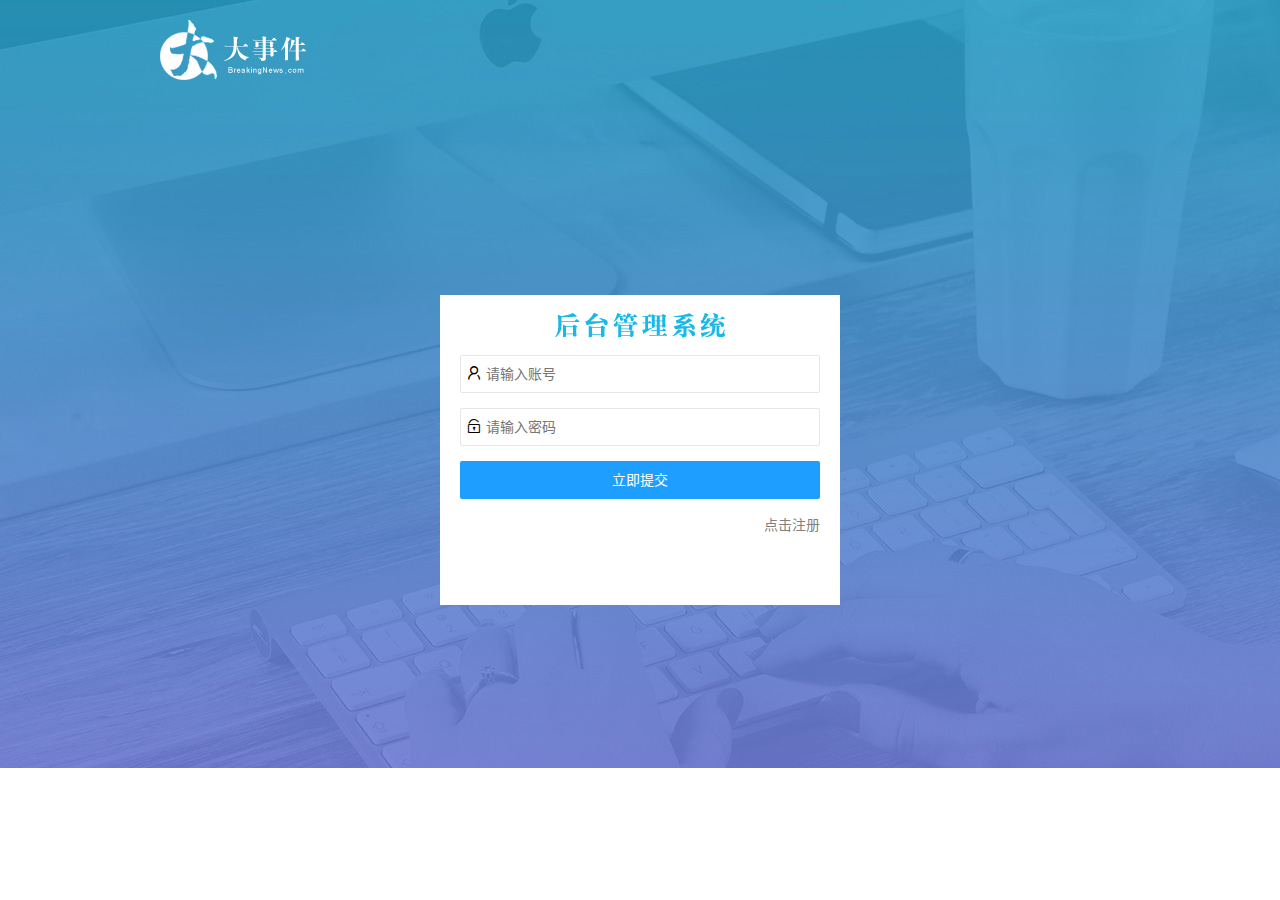
<file: index.html>
<!DOCTYPE html>
<html>

<head>
    <script>
        if (!localStorage.getItem('token')) {
            location.href = '/login.html';
        }

    </script>
    <meta charset="utf-8">
    <meta name="viewport" content="width=device-width, initial-scale=1, maximum-scale=1">
    <title>后台管理系统</title>
    <link rel="stylesheet" href="/assets/lib/layui/css/layui.css">
    <link rel="stylesheet" href="/assets/css/index.css">
</head>

<body class="layui-layout-body">
    <div class="layui-layout layui-layout-admin">
        <div class="layui-header">
            <div class="layui-logo">
                <img src="/assets/images/logo.png">
            </div>
            <!-- 头部区域（可配合layui已有的水平导航） -->

            <ul class="layui-nav layui-layout-right">
                <li class="layui-nav-item">
                    <a href="javascript:;">
                        <span class="text-avatar">L</span>
                        <img src="http://t.cn/RCzsdCq" class="layui-nav-img">
                        个人中心
                    </a>
                    <dl class="layui-nav-child">
                        <dd><a href="/user/user.html" target="fm">基本资料</a></dd>
                        <dd><a href="/user/pic.html" target="fm">更换头像</a></dd>
                        <dd><a href="/user/reset.html" target="fm">重置密码</a></dd>
                    </dl>
                </li>
                <li class="layui-nav-item">
                    <a href="javascript:;" id="logout"><i class="layui-icon layui-icon-logout"></i>退出</a>
                </li>
            </ul>
        </div>

        <div class="layui-side layui-bg-black">
            <div class="layui-side-scroll">
                <!-- 左侧导航区域（可配合layui已有的垂直导航） -->
                <div href="javascript:;" class="userinfo">
                    <span class="text-avatar">A</span>
                    <img src="http://t.cn/RCzsdCq" class="layui-nav-img">
                    欢迎你<span class="username">Brave</span>
                </div>
                <ul class="layui-nav layui-nav-tree" lay-filter="test" lay-shrink="all">

                    <li class="layui-nav-item layui-this"><a href=""><i class="layui-icon layui-icon-home"></i>首页</a>
                    </li>
                    <li class="layui-nav-item layui-nav-itemed">
                        <a class="" href="javascript:;"><i class="layui-icon layui-icon-list"
                                style="font-size: 24px;"></i>文章管理</a>
                        <dl class="layui-nav-child">
                            <dd><a href="/ator/lie.html" target="fm"><i class="layui-icon layui-icon-app"></i>文章类别</a>
                            </dd>
                            <dd><a href="/ator/lei.html" target="fm"><i class="layui-icon layui-icon-app"></i>纹章列表</a>
                            </dd>
                            <dd><a href="/ator/fabu.html" target="fm"><i class="layui-icon layui-icon-app"></i>发表文章</a>
                            </dd>
                            <dd><a href="/bear/bear.html" target="fm"><i
                                        class="layui-icon layui-icon-face-surprised"></i>小熊来啦</a>
                            </dd>
                        </dl>
                    </li>
                    <li class="layui-nav-item">
                        <a href="javascript:;"><i class="layui-icon layui-icon-username"
                                style="font-size: 18px;"></i>个人中心</a>
                        <dl class="layui-nav-child">
                            <dd><a href="/user/user.html" target="fm"><i class="layui-icon layui-icon-app"></i>资本资料</a>
                            </dd>
                            <dd><a href="/user/pic.html" target="fm"><i class="layui-icon layui-icon-app"></i>更换头像</a>
                            </dd>
                            <dd><a href="/user/reset.html" target="fm"><i class="layui-icon layui-icon-app"></i>重置密码</a>
                            </dd>
                        </dl>
                    </li>
                    <li class="layui-nav-item"><a href="/bear/bear.html" target="fm"><i
                                class="layui-icon layui-icon-face-surprised"></i>小熊来啦</a>

                </ul>
            </div>
        </div>

        <div class="layui-body">
            <!-- 内容主体区域 -->
            <!--<div style="padding: 15px;">内容主体区域</div>-->
            <iframe src="/home/dashboard.html" name="fm" frameboder="0"></iframe>
        </div>

        <div class="layui-footer">
            <!-- 底部固定区域 -->
            © layui.com - 底部固定区域
        </div>
    </div>
    <script src="/assets/lib/layui/layui.all.js"></script>
    <script src="/assets/lib/jquery.js"></script>
    <script src="/assets/js/common.js"></script>
    <script src="/assets/js/index.js"></script>

</body>

</html>
</file>
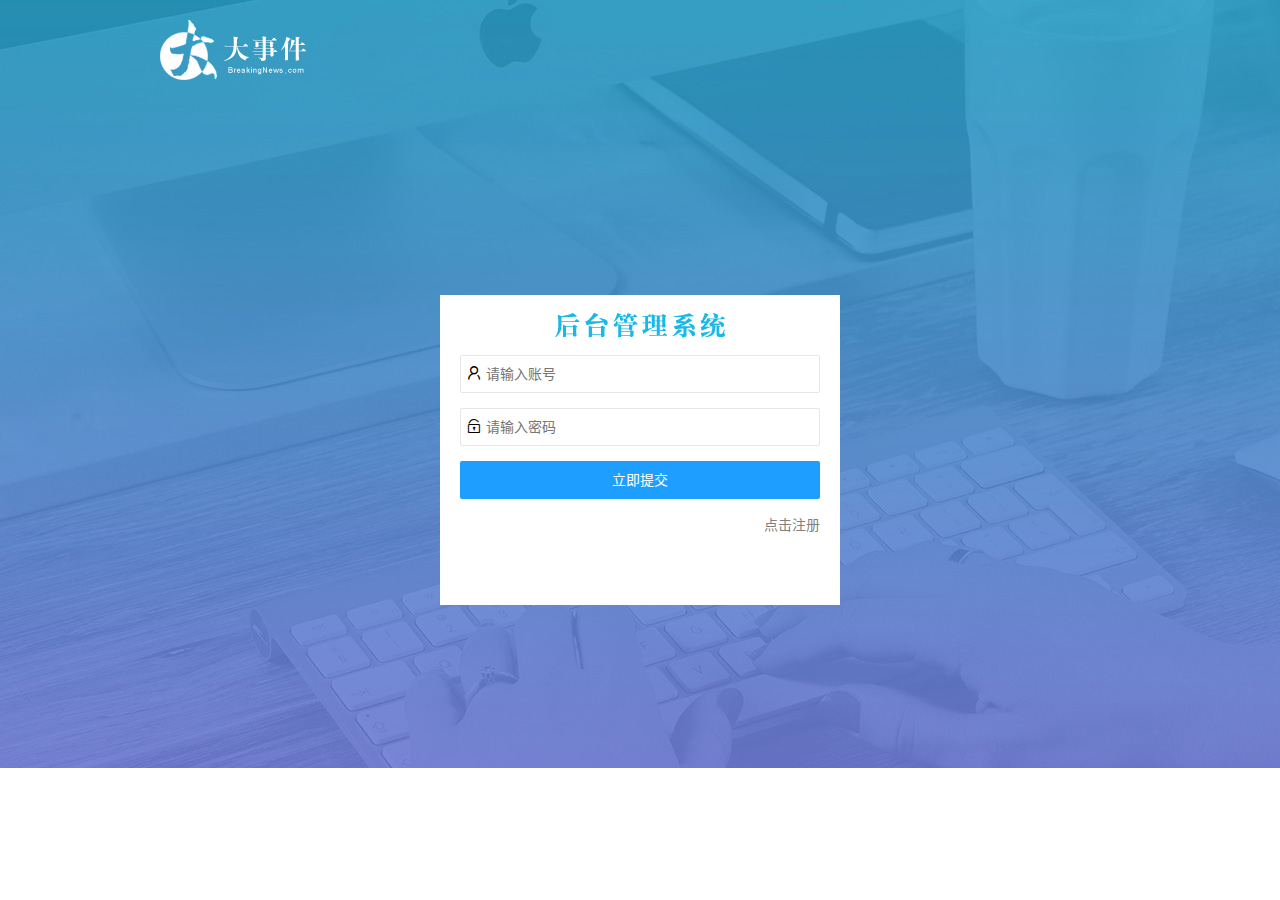
<file: login.html>
<!DOCTYPE html>
<html lang="zh-CN">

<head>
    <meta charset="UTF-8">
    <meta name="viewport" content="width=device-width, initial-scale=1.0">
    <title>后台管理登录面</title>
    <link rel="stylesheet" href="/assets/lib/layui/css/layui.css">
    <link rel="stylesheet" href="/assets/css/login.css">
</head>

<body>
    <!--标题logo-->
    <img id="logo" src="/assets/images/logo.png">
    <!--登录盒子-->
    <div class="login box">
        <!--盒子内部标题-->
        <div class="logo_title"></div>
        <!--表单-->
        <form class="layui-form" action="">
            <!--输入账号-->
            <div class="layui-form-item ">
                <i class="layui-icon layui-icon-username"></i>
                <input type="text" name="username" required lay-verify="required" placeholder="请输入账号" autocomplete="off"
                    class="layui-input ">
            </div>
            <!--密码框-->
            <div class="layui-form-item ">
                <i class="layui-icon layui-icon-password"></i>
                <input type="password" name="password" required lay-verify="required" placeholder="请输入密码"
                    autocomplete="off" class="layui-input pwd">
            </div>
            <!--提交按钮-->
            <div class="layui-form-item">
                <button class="layui-btn layui-btn-fluid layui-bg-blue" lay-submit lay-filter="formDemo">立即提交</button>
            </div>
            <!--立即注册-->
            <div class="layui-form-item">
                <a href="javascript: ;">点击注册</a>
            </div>

        </form>

    </div>
    <!--注册盒子-->
    <div class="register login box">
        <!--盒子内部标题-->
        <div class="logo_title"></div>
        <!--表单-->
        <form class="layui-form" action="">
            <!--输入账号-->
            <div class="layui-form-item ">
                <i class="layui-icon layui-icon-username"></i>
                <input type="text" name="username" required lay-verify="required" placeholder="请输入账号" autocomplete="off"
                    class="layui-input">
            </div>
            <!--密码框-->
            <div class="layui-form-item ">
                <i class="layui-icon layui-icon-password"></i>
                <input type="password" name="password" required lay-verify="required|changdu" placeholder="请输入密码"
                    autocomplete="off" class="layui-input pwd">
            </div>
            <!--确认密码框-->
            <div class="layui-form-item ">
                <i class="layui-icon layui-icon-password"></i>
                <input type="password" required lay-verify="required|changdu|same" placeholder="请再次输入密码"
                    autocomplete="off" class="layui-input">
            </div>
            <!--提交按钮-->
            <div class="layui-form-item">
                <button class="layui-btn layui-btn-fluid layui-bg-blue" lay-submit lay-filter="formDemo">点击注册</button>
            </div>
            <!--立即注册-->
            <div class="layui-form-item">
                <a href="javascript: ;">去登录</a>
            </div>

        </form>

    </div>


    <script src="/assets/lib/layui/layui.all.js"></script>
    <script src="/assets/lib/jquery.js"></script>
    <script src="/assets/js/common.js"></script>
    <script src="/assets/js/login.js"></script>

</body>

</html>
</file>
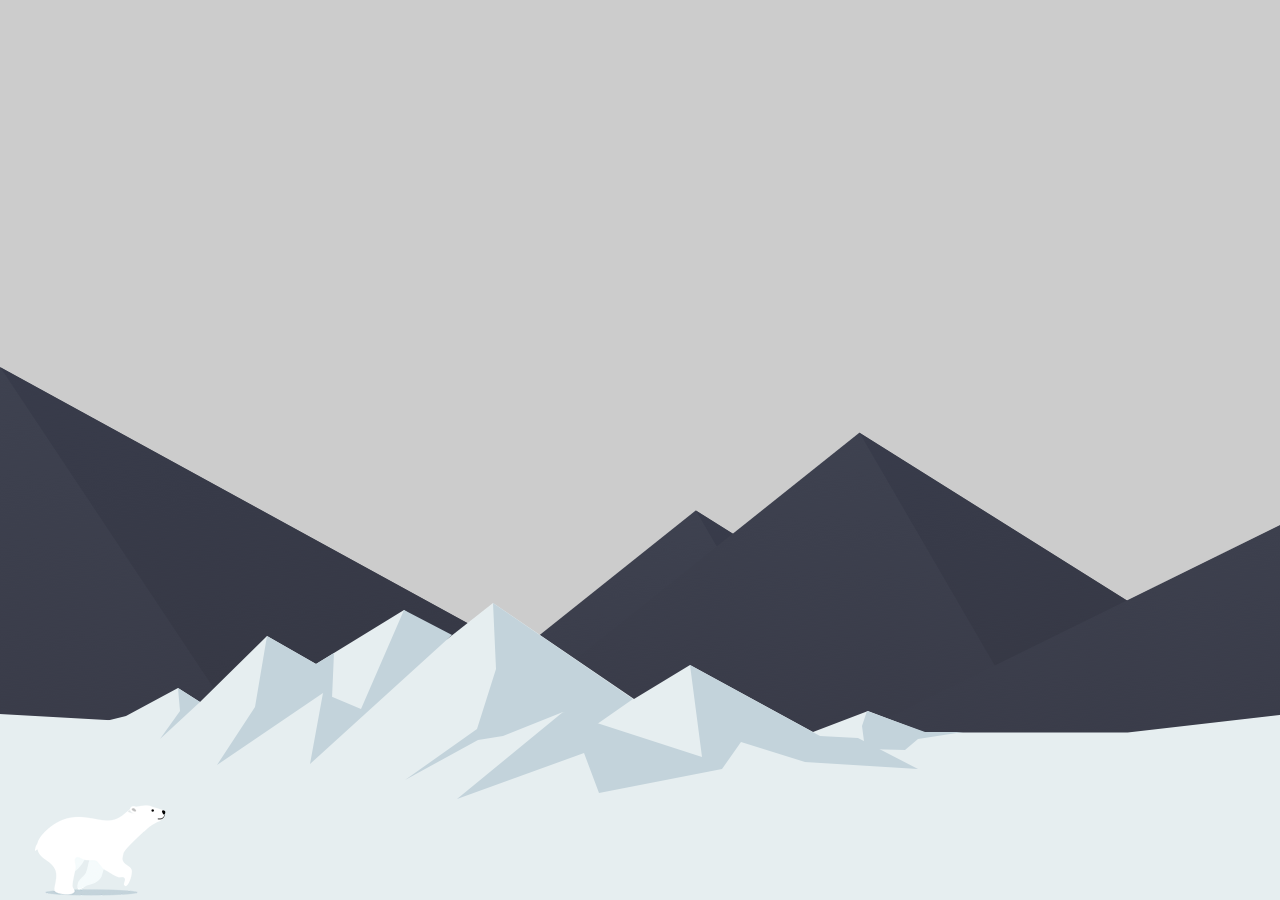
<file: bear/bear.html>
<!DOCTYPE html>
<html lang="zh-CN">

<head>
    <meta charset="UTF-8">
    <meta name="viewport" content="width=device-width, initial-scale=1.0 ,">
    <title>小熊来啦
    </title>
    <link rel="stylesheet" href="/assets/css/bear/bear.css">
    <style>
    </style>
</head>

<body>
    <!--背景-->
    <div class="bj1"></div>
    <div class="bj2"></div>
    <!--熊大-->
    <div class="box box1">
        <div class="box11">
            <p>来将可留姓名</p>
            <p>常山赵子龙</p>
        </div>
        <div class="bear1"></div>
    </div>
    <!--熊二-->
    <div class="box box2">
        <div class="bear1"></div>
    </div>
    <!--熊坚强-->
    <div class="box box3">
        <div class="bear1"></div>
    </div>

</body>

</html>
</file>
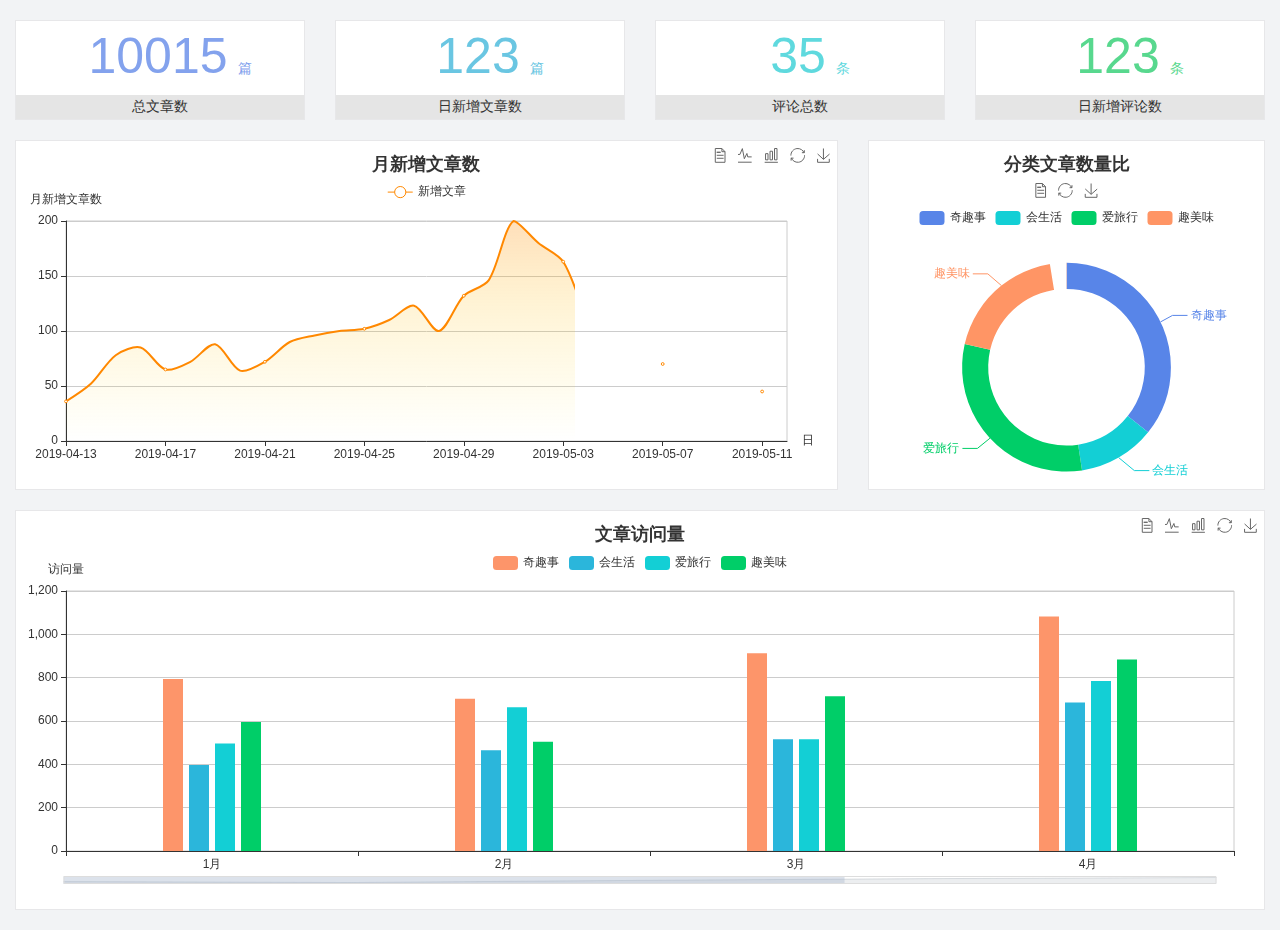
<file: home/dashboard.html>
<!DOCTYPE html>
<html lang="en">

<head>
  <meta charset="UTF-8">
  <meta name="viewport" content="width=device-width, initial-scale=1.0">
  <meta http-equiv="X-UA-Compatible" content="ie=edge">
  <title>图表统计</title>
  <link rel="stylesheet" href="../../assets/lib/bootstrap.css" />
  <link rel="stylesheet" href="../../assets/lib/main.css" />
  <script src="../../assets/lib/jquery.js"></script>
  <script type="text/javascript" src="../../assets/lib/echarts.min.js"></script>
</head>

<body>
  <div class="container-fluid">
    <div class="row spannel_list">
      <div class="col-sm-3 col-xs-6">
        <div class="spannel">
          <em>10015</em><span>篇</span>
          <b>总文章数</b>
        </div>
      </div>
      <div class="col-sm-3 col-xs-6">
        <div class="spannel scolor01">
          <em>123</em><span>篇</span>
          <b>日新增文章数</b>
        </div>
      </div>
      <div class="col-sm-3 col-xs-6">
        <div class="spannel scolor02">
          <em>35</em><span>条</span>
          <b>评论总数</b>
        </div>
      </div>
      <div class="col-sm-3 col-xs-6">
        <div class="spannel scolor03">
          <em>123</em><span>条</span>
          <b>日新增评论数</b>
        </div>
      </div>
    </div>
  </div>

  <div class="container-fluid">
    <div class="row curve-pie">
      <div class="col-lg-8 col-md-8">
        <div class="gragh_pannel" id="curve_show"></div>
      </div>
      <div class="col-lg-4 col-md-4">
        <div class="gragh_pannel" id="pie_show"></div>
      </div>
    </div>
  </div>

  <div class="container-fluid">
    <div class="column_pannel" id="column_show"></div>
  </div>

  <script>
    var oChart = echarts.init(document.getElementById('curve_show'));
    var aList_all = [
      { 'count': 36, 'date': '2019-04-13' },
      { 'count': 52, 'date': '2019-04-14' },
      { 'count': 78, 'date': '2019-04-15' },
      { 'count': 85, 'date': '2019-04-16' },
      { 'count': 65, 'date': '2019-04-17' },
      { 'count': 72, 'date': '2019-04-18' },
      { 'count': 88, 'date': '2019-04-19' },
      { 'count': 64, 'date': '2019-04-20' },
      { 'count': 72, 'date': '2019-04-21' },
      { 'count': 90, 'date': '2019-04-22' },
      { 'count': 96, 'date': '2019-04-23' },
      { 'count': 100, 'date': '2019-04-24' },
      { 'count': 102, 'date': '2019-04-25' },
      { 'count': 110, 'date': '2019-04-26' },
      { 'count': 123, 'date': '2019-04-27' },
      { 'count': 100, 'date': '2019-04-28' },
      { 'count': 132, 'date': '2019-04-29' },
      { 'count': 146, 'date': '2019-04-30' },
      { 'count': 200, 'date': '2019-05-01' },
      { 'count': 180, 'date': '2019-05-02' },
      { 'count': 163, 'date': '2019-05-03' },
      { 'count': 110, 'date': '2019-05-04' },
      { 'count': 80, 'date': '2019-05-05' },
      { 'count': 82, 'date': '2019-05-06' },
      { 'count': 70, 'date': '2019-05-07' },
      { 'count': 65, 'date': '2019-05-08' },
      { 'count': 54, 'date': '2019-05-09' },
      { 'count': 40, 'date': '2019-05-10' },
      { 'count': 45, 'date': '2019-05-11' },
      { 'count': 38, 'date': '2019-05-12' },
    ];

    let aCount = [];
    let aDate = [];

    for (var i = 0; i < aList_all.length; i++) {
      aCount.push(aList_all[i].count);
      aDate.push(aList_all[i].date);
    }

    var chartopt = {
      title: {
        text: '月新增文章数',
        left: 'center',
        top: '10'
      },
      tooltip: {
        trigger: 'axis'
      },
      legend: {
        data: ['新增文章'],
        top: '40'
      },
      toolbox: {
        show: true,
        feature: {
          mark: { show: true },
          dataView: { show: true, readOnly: false },
          magicType: { show: true, type: ['line', 'bar'] },
          restore: { show: true },
          saveAsImage: { show: true }
        }
      },
      calculable: true,
      xAxis: [
        {
          name: '日',
          type: 'category',
          boundaryGap: false,
          data: aDate
        }
      ],
      yAxis: [
        {
          name: '月新增文章数',
          type: 'value'
        }
      ],
      series: [
        {
          name: '新增文章',
          type: 'line',
          smooth: true,
          itemStyle: { normal: { areaStyle: { type: 'default' }, color: '#f80' }, lineStyle: { color: '#f80' } },
          data: aCount
        }],
      areaStyle: {
        normal: {
          color: new echarts.graphic.LinearGradient(0, 0, 0, 1, [{
            offset: 0,
            color: 'rgba(255,136,0,0.39)'
          }, {
            offset: .34,
            color: 'rgba(255,180,0,0.25)'
          }, {
            offset: 1,
            color: 'rgba(255,222,0,0.00)'
          }])

        }
      },
      grid: {
        show: true,
        x: 50,
        x2: 50,
        y: 80,
        height: 220
      }
    };

    oChart.setOption(chartopt);


    var oPie = echarts.init(document.getElementById('pie_show'));
    var oPieopt =
    {
      title: {
        top: 10,
        text: '分类文章数量比',
        x: 'center'
      },
      tooltip: {
        trigger: 'item',
        formatter: "{a} <br/>{b} : {c} ({d}%)"
      },
      color: ['#5885e8', '#13cfd5', '#00ce68', '#ff9565'],
      legend: {
        x: 'center',
        top: 65,
        data: ['奇趣事', '会生活', '爱旅行', '趣美味']
      },
      toolbox: {
        show: true,
        x: 'center',
        top: 35,
        feature: {
          mark: { show: true },
          dataView: { show: true, readOnly: false },
          magicType: {
            show: true,
            type: ['pie', 'funnel'],
            option: {
              funnel: {
                x: '25%',
                width: '50%',
                funnelAlign: 'left',
                max: 1548
              }
            }
          },
          restore: { show: true },
          saveAsImage: { show: true }
        }
      },
      calculable: true,
      series: [
        {
          name: '访问来源',
          type: 'pie',
          radius: ['45%', '60%'],
          center: ['50%', '65%'],
          data: [
            { value: 300, name: '奇趣事' },
            { value: 100, name: '会生活' },
            { value: 260, name: '爱旅行' },
            { value: 180, name: '趣美味' }
          ]
        }
      ]
    };
    oPie.setOption(oPieopt);



    var oColumn = this.echarts.init(document.getElementById('column_show'));
    var oColumnopt =
    {
      title: {
        text: '文章访问量',
        left: 'center',
        top: '10'
      },
      tooltip: {
        trigger: 'axis'
      },
      legend: {
        data: ['奇趣事', '会生活', '爱旅行', '趣美味'],
        top: '40'
      },
      toolbox: {
        show: true,
        feature: {
          mark: { show: true },
          dataView: { show: true, readOnly: false },
          magicType: { show: true, type: ['line', 'bar'] },
          restore: { show: true },
          saveAsImage: { show: true }
        }
      },
      calculable: true,
      xAxis: [
        {
          type: 'category',
          data: ['1月', '2月', '3月', '4月', '5月']
        }
      ],
      yAxis: [
        {
          name: '访问量',
          type: 'value'
        }
      ],
      series: [
        {
          name: '奇趣事',
          type: 'bar',
          barWidth: 20,
          itemStyle: {
            normal: { areaStyle: { type: 'default' }, color: '#fd956a' }
          },
          data: [800, 708, 920, 1090, 1200]
        },
        {
          name: '会生活',
          type: 'bar',
          barWidth: 20,
          itemStyle: {
            normal: { areaStyle: { type: 'default' }, color: '#2bb6db' }
          },
          data: [400, 468, 520, 690, 800]
        },
        {
          name: '爱旅行',
          type: 'bar',
          barWidth: 20,
          itemStyle: {
            normal: { areaStyle: { type: 'default' }, color: '#13cfd5' }
          },
          data: [500, 668, 520, 790, 900]
        },
        {
          name: '趣美味',
          type: 'bar',
          barWidth: 20,
          itemStyle: {
            normal: { areaStyle: { type: 'default' }, color: '#00ce68' }
          },
          data: [600, 508, 720, 890, 1000]
        }
      ],
      grid: {
        show: true,
        x: 50,
        x2: 30,
        y: 80,
        height: 260
      },
      dataZoom: [//给x轴设置滚动条
        {
          start: 0,//默认为0
          end: 100 - 1000 / 31,//默认为100
          type: 'slider',
          show: true,
          xAxisIndex: [0],
          handleSize: 0,//滑动条的 左右2个滑动条的大小
          height: 8,//组件高度
          left: 45, //左边的距离
          right: 50,//右边的距离
          bottom: 26,//右边的距离
          handleColor: '#ddd',//h滑动图标的颜色
          handleStyle: {
            borderColor: "#cacaca",
            borderWidth: "1",
            shadowBlur: 2,
            background: "#ddd",
            shadowColor: "#ddd",
          }
        }]
    };
    oColumn.setOption(oColumnopt);
  </script>
</body>

</html>
</file>
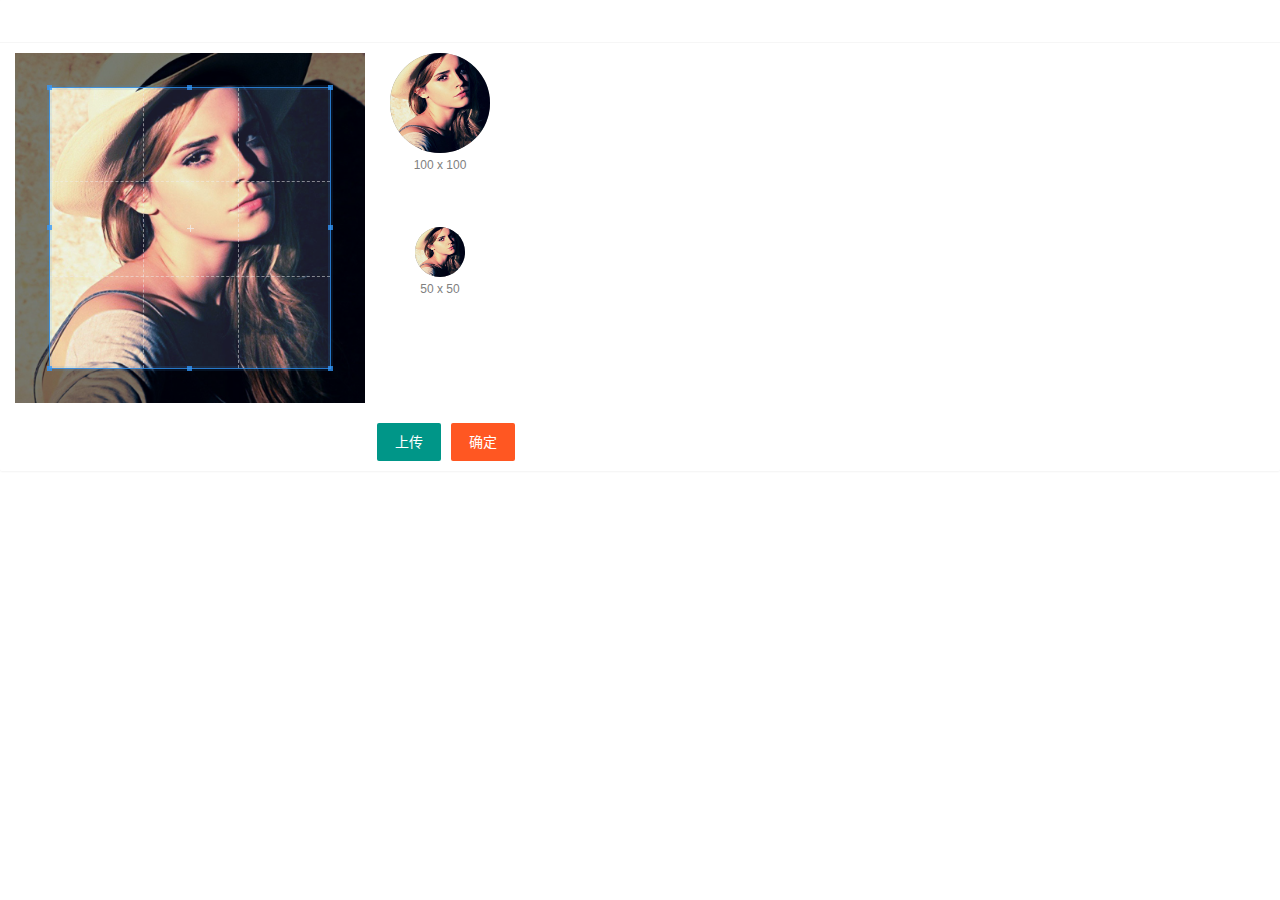
<file: user/pic.html>
<!DOCTYPE html>
<html lang="zh-CN">

<head>
    <meta charset="UTF-8">
    <meta name="viewport" content="width=device-width, initial-scale=1.0">
    <title>更换头像</title>
    <link rel="stylesheet" href="/assets/lib/layui/css/layui.css">
    <link rel="stylesheet" href="/assets/lib/cropper/cropper.css">
    <link rel="stylesheet" href="/assets/css/user/pic.css">
</head>

<body>
    <div class="layui-card">
        <!--上边栏-->
        <div class="layui-card-header"></div>
        <!--下边栏-->
        <div class="layui-card-body">
            <!-- 第一行的图片裁剪和预览区域 -->
            <div class="row1">
                <!-- 图片裁剪区域 -->
                <div class="cropper-box">
                    <!-- 这个 img 标签很重要，将来会把它初始化为裁剪区域 -->
                    <img id="image" src="/assets/images/sample.jpg" />
                </div>
                <!-- 图片的预览区域 -->
                <div class="preview-box">
                    <div>
                        <!-- 宽高为 100px 的预览区域 -->
                        <div class="img-preview w100"></div>
                        <p class="size">100 x 100</p>
                    </div>
                    <div>
                        <!-- 宽高为 50px 的预览区域 -->
                        <div class="img-preview w50"></div>
                        <p class="size">50 x 50</p>
                    </div>
                </div>
            </div>

            <!-- 第二行的按钮区域 -->
            <div class="row2">
                <input type="file" id="file" style="display: none;">
                <button type="button" class="layui-btn">上传</button>
                <button type="button" class="layui-btn layui-btn-danger">确定</button>
            </div>
        </div>
    </div>
    <script src="/assets/lib/jquery.js"></script>
    <script src="/assets/lib/cropper/Cropper.js"></script>
    <script src="/assets/lib/cropper/jquery-cropper.js"></script>
    <script src="/assets/lib/layui/layui.all.js"></script>
    <script src="/assets/js/common.js"></script>
    <script src="/assets/js/user/pic.js"></script>

</body>

</html>
</file>
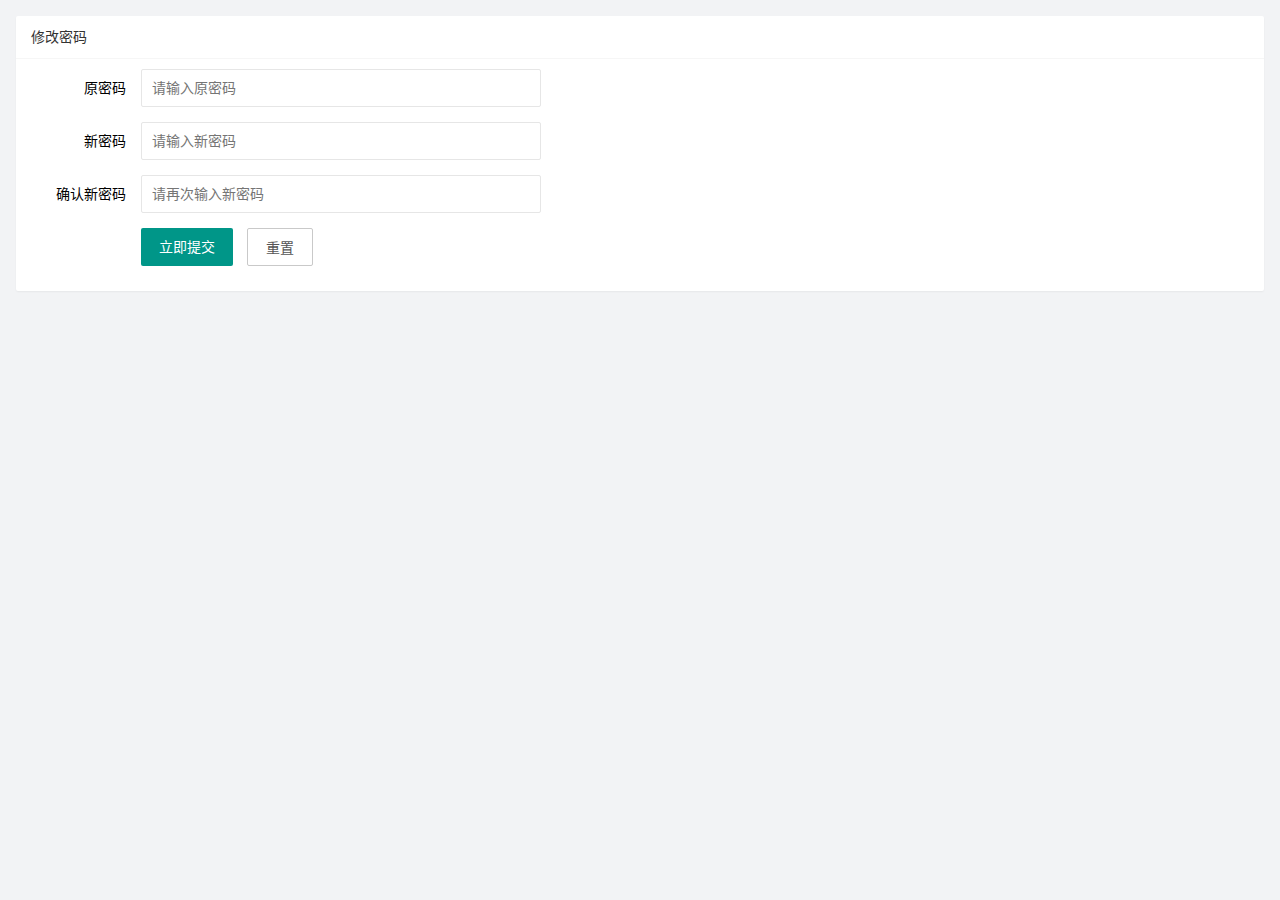
<file: user/reset.html>
<!DOCTYPE html>
<html lang="zh-CN">

<head>
    <meta charset="UTF-8">
    <meta name="viewport" content="width=device-width, initial-scale=1.0">
    <title>基本资料</title>
    <link rel="stylesheet" href="/assets/lib/layui/css/layui.css">
    <link rel="stylesheet" href="/assets/css/user/reset.css">
</head>

<body>
    <div class="layui-card">
        <!--上边栏-->
        <div class="layui-card-header">修改密码</div>
        <!--下边栏-->
        <div class="layui-card-body">
            <form class="layui-form" action="">
                <!--输出原密码-->
                <div class="layui-form-item">
                    <label class="layui-form-label">原密码</label>
                    <div class="layui-input-block">
                        <input type="text" name="oldPwd" required lay-verify="required|len" placeholder="请输入原密码"
                            autocomplete="off" class="layui-input oldpwd">
                    </div>
                </div>
                <!--修改密码-->
                <div class="layui-form-item">
                    <label class="layui-form-label">新密码</label>
                    <div class="layui-input-block">
                        <input type="password" name="newPwd" required lay-verify="required|len|diff"
                            placeholder="请输入新密码" autocomplete="off" class="layui-input newpwd">
                    </div>
                </div>
                <!--确认密码-->
                <div class="layui-form-item">
                    <label class="layui-form-label">确认新密码</label>
                    <div class="layui-input-block">
                        <input type="password" name="title" required lay-verify="required|len|same"
                            placeholder="请再次输入新密码" autocomplete="off" class="layui-input repwd">
                    </div>
                </div>
                <!--提交-->
                <div class="layui-form-item">
                    <div class="layui-input-block">
                        <button class="layui-btn" lay-submit lay-filter="formDemo">立即提交</button>
                        <button type="reset" class="layui-btn layui-btn-primary">重置</button>
                    </div>
                </div>

            </form>
        </div>
    </div>
    <script src="/assets/lib/jquery.js"></script>
    <script src="/assets/lib/layui/layui.all.js"></script>
    <script src="/assets/js/common.js"></script>
    <script src="/assets/js/user/reset.js"></script>
</body>

</html>
</file>
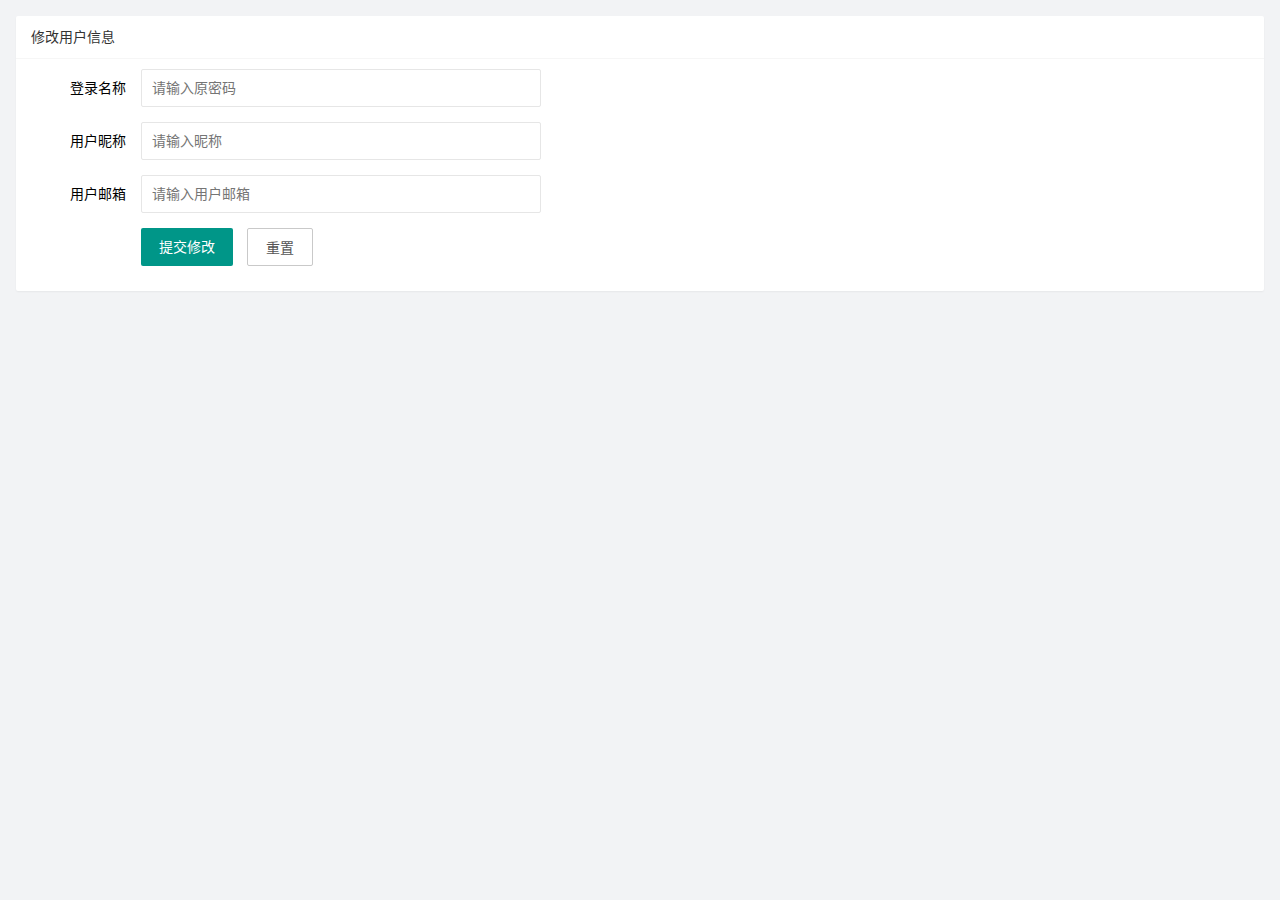
<file: user/user.html>
<!DOCTYPE html>
<html lang="zh-CN">

<head>
    <meta charset="UTF-8">
    <meta name="viewport" content="width=device-width, initial-scale=1.0">
    <title>个人资料</title>
    <link rel="stylesheet" href="/assets/lib/layui/css/layui.css">
    <link rel="stylesheet" href="/assets/css/user/user.css">
</head>

<body>
    <div class="layui-card">
        <!--上边栏-->
        <div class="layui-card-header">修改用户信息</div>
        <!--下边栏-->
        <div class="layui-card-body">
            <form class="layui-form" action="" lay-filter="abc">
                <!--登陆账号-->
                <div class="layui-form-item">
                    <label class="layui-form-label">登录名称</label>
                    <div class="layui-input-block">
                        <input type="text" name="username" required lay-verify="required|len" placeholder="请输入原密码"
                            autocomplete="off" class="layui-input oldpwd">
                    </div>
                </div>
                <!--用户昵称-->
                <div class="layui-form-item">
                    <label class="layui-form-label">用户昵称</label>
                    <div class="layui-input-block">
                        <input type="text" name="nickname" required lay-verify="required|len|diff" placeholder="请输入昵称"
                            autocomplete="off" class="layui-input newpwd">
                    </div>
                </div>
                <!--用户邮箱-->
                <div class="layui-form-item">
                    <label class="layui-form-label">用户邮箱</label>
                    <div class="layui-input-block">
                        <input type="email" name="email" required lay-verify="required|len|same" placeholder="请输入用户邮箱"
                            autocomplete="off" class="layui-input repwd">
                    </div>
                </div>
                <!--提交-->
                <div class="layui-form-item">
                    <div class="layui-input-block">
                        <input type="hidden" name="id">
                        <button class="layui-btn" lay-submit lay-filter="formDemo">提交修改</button>
                        <button type="reset" class="layui-btn layui-btn-primary">重置</button>
                    </div>
                </div>

            </form>
        </div>
    </div>
    <script src="/assets/lib/jquery.js"></script>
    <script src="/assets/lib/layui/layui.all.js"></script>
    <script src="/assets/js/common.js"></script>
    <script src="/assets/js/user/user.js"></script>
</body>

</html>
</file>
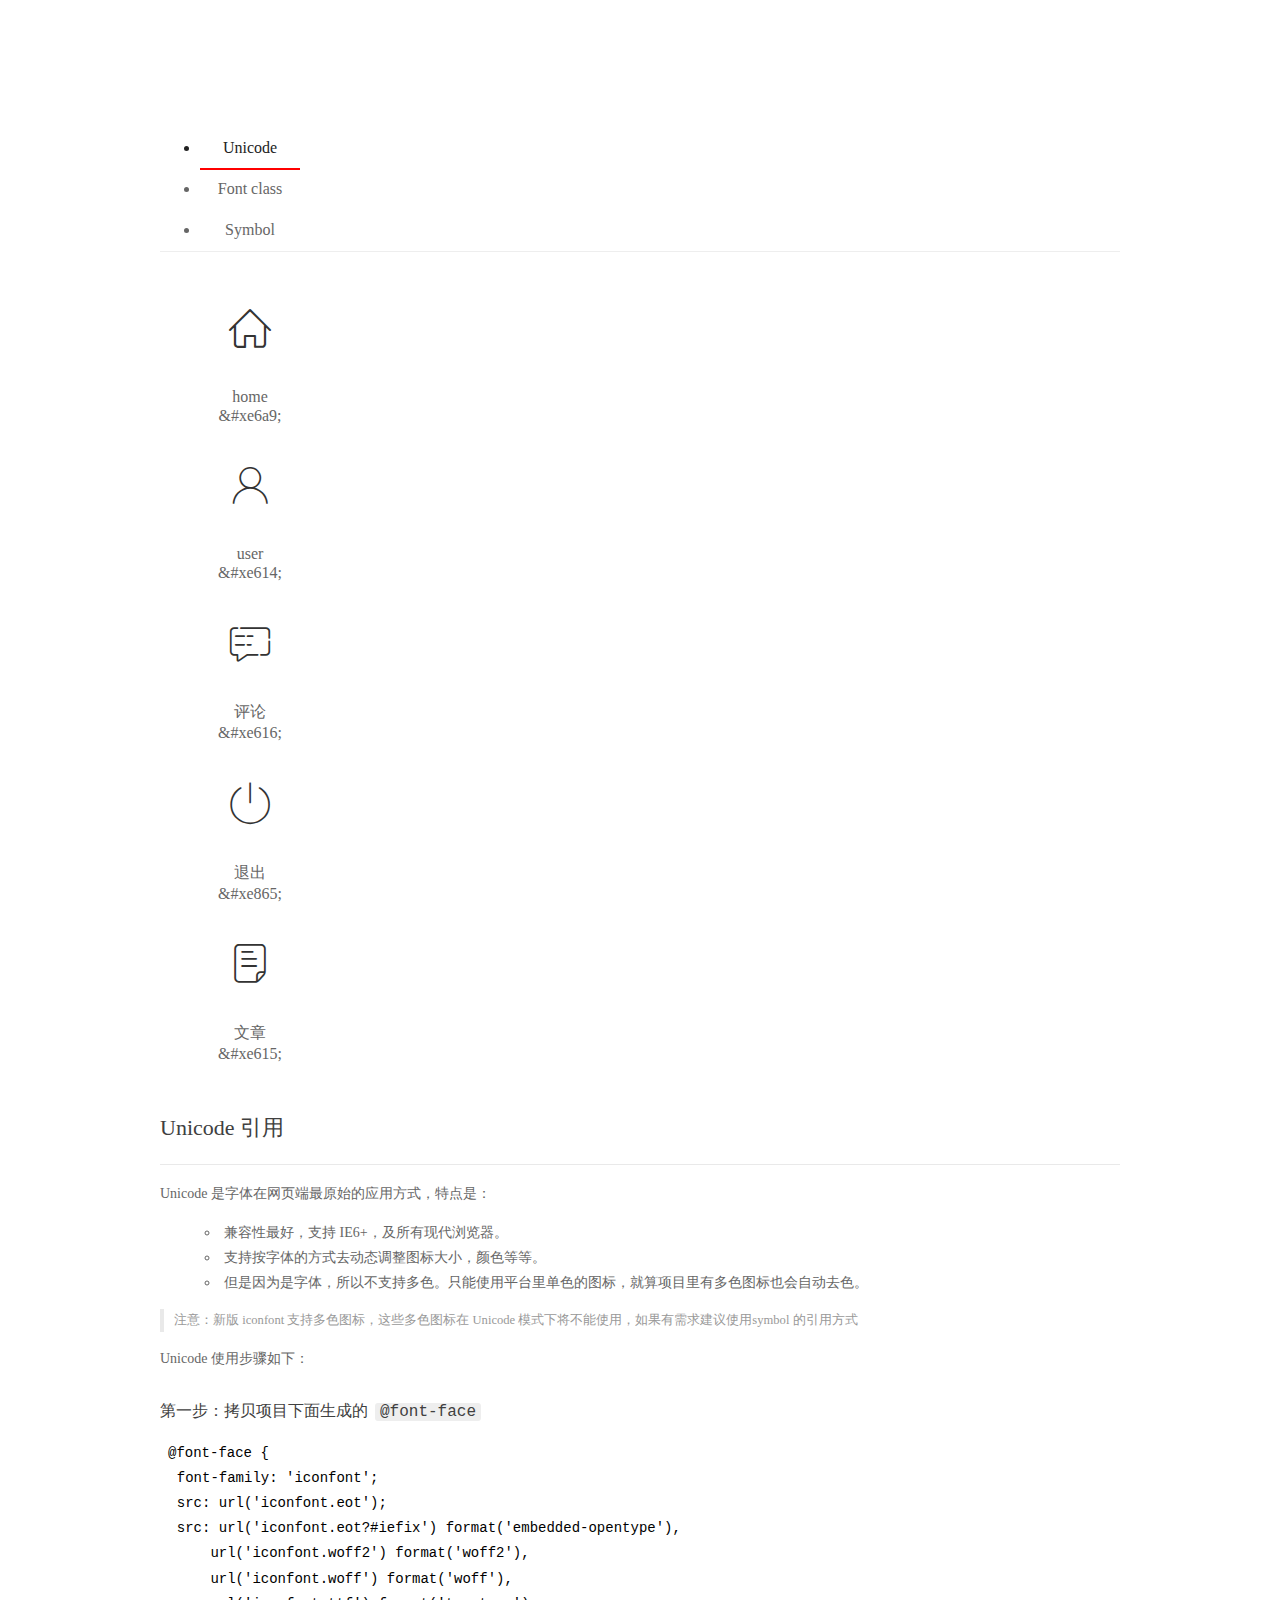
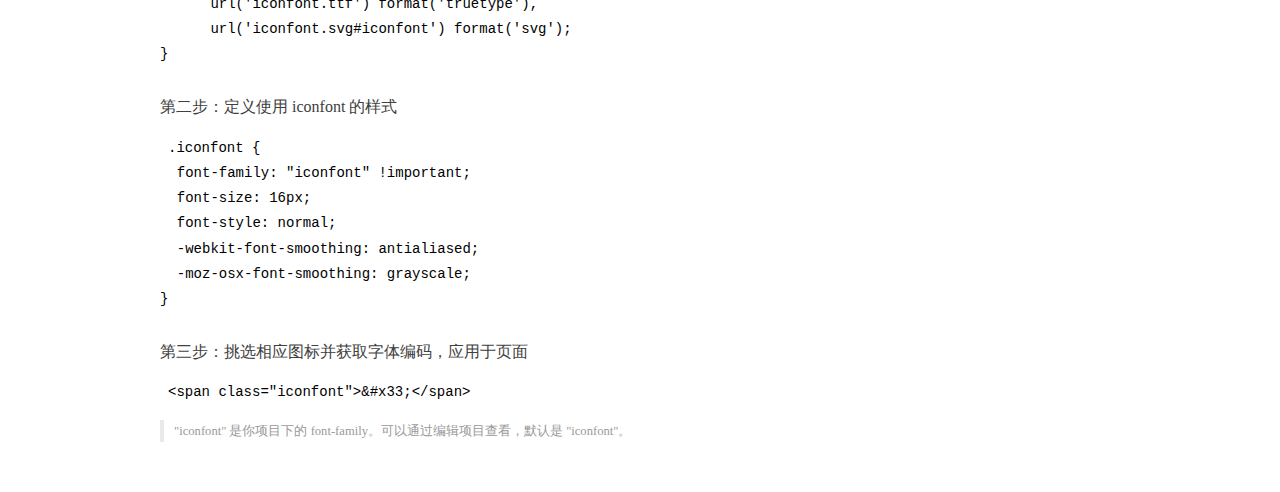
<file: assets/fonts/demo_index.html>
<!DOCTYPE html>
<html>
<head>
  <meta charset="utf-8"/>
  <title>IconFont Demo</title>
  <link rel="shortcut icon" href="https://gtms04.alicdn.com/tps/i4/TB1_oz6GVXXXXaFXpXXJDFnIXXX-64-64.ico" type="image/x-icon"/>
  <link rel="stylesheet" href="https://g.alicdn.com/thx/cube/1.3.2/cube.min.css">
  <link rel="stylesheet" href="demo.css">
  <link rel="stylesheet" href="iconfont.css">
  <script src="iconfont.js"></script>
  <!-- jQuery -->
  <script src="https://a1.alicdn.com/oss/uploads/2018/12/26/7bfddb60-08e8-11e9-9b04-53e73bb6408b.js"></script>
  <!-- 代码高亮 -->
  <script src="https://a1.alicdn.com/oss/uploads/2018/12/26/a3f714d0-08e6-11e9-8a15-ebf944d7534c.js"></script>
</head>
<body>
  <div class="main">
    <h1 class="logo"><a href="https://www.iconfont.cn/" title="iconfont 首页" target="_blank">&#xe86b;</a></h1>
    <div class="nav-tabs">
      <ul id="tabs" class="dib-box">
        <li class="dib active"><span>Unicode</span></li>
        <li class="dib"><span>Font class</span></li>
        <li class="dib"><span>Symbol</span></li>
      </ul>
      
    </div>
    <div class="tab-container">
      <div class="content unicode" style="display: block;">
          <ul class="icon_lists dib-box">
          
            <li class="dib">
              <span class="icon iconfont">&#xe6a9;</span>
                <div class="name">home</div>
                <div class="code-name">&amp;#xe6a9;</div>
              </li>
          
            <li class="dib">
              <span class="icon iconfont">&#xe614;</span>
                <div class="name">user</div>
                <div class="code-name">&amp;#xe614;</div>
              </li>
          
            <li class="dib">
              <span class="icon iconfont">&#xe616;</span>
                <div class="name">评论</div>
                <div class="code-name">&amp;#xe616;</div>
              </li>
          
            <li class="dib">
              <span class="icon iconfont">&#xe865;</span>
                <div class="name">退出</div>
                <div class="code-name">&amp;#xe865;</div>
              </li>
          
            <li class="dib">
              <span class="icon iconfont">&#xe615;</span>
                <div class="name">文章</div>
                <div class="code-name">&amp;#xe615;</div>
              </li>
          
          </ul>
          <div class="article markdown">
          <h2 id="unicode-">Unicode 引用</h2>
          <hr>

          <p>Unicode 是字体在网页端最原始的应用方式，特点是：</p>
          <ul>
            <li>兼容性最好，支持 IE6+，及所有现代浏览器。</li>
            <li>支持按字体的方式去动态调整图标大小，颜色等等。</li>
            <li>但是因为是字体，所以不支持多色。只能使用平台里单色的图标，就算项目里有多色图标也会自动去色。</li>
          </ul>
          <blockquote>
            <p>注意：新版 iconfont 支持多色图标，这些多色图标在 Unicode 模式下将不能使用，如果有需求建议使用symbol 的引用方式</p>
          </blockquote>
          <p>Unicode 使用步骤如下：</p>
          <h3 id="-font-face">第一步：拷贝项目下面生成的 <code>@font-face</code></h3>
<pre><code class="language-css"
>@font-face {
  font-family: 'iconfont';
  src: url('iconfont.eot');
  src: url('iconfont.eot?#iefix') format('embedded-opentype'),
      url('iconfont.woff2') format('woff2'),
      url('iconfont.woff') format('woff'),
      url('iconfont.ttf') format('truetype'),
      url('iconfont.svg#iconfont') format('svg');
}
</code></pre>
          <h3 id="-iconfont-">第二步：定义使用 iconfont 的样式</h3>
<pre><code class="language-css"
>.iconfont {
  font-family: "iconfont" !important;
  font-size: 16px;
  font-style: normal;
  -webkit-font-smoothing: antialiased;
  -moz-osx-font-smoothing: grayscale;
}
</code></pre>
          <h3 id="-">第三步：挑选相应图标并获取字体编码，应用于页面</h3>
<pre>
<code class="language-html"
>&lt;span class="iconfont"&gt;&amp;#x33;&lt;/span&gt;
</code></pre>
          <blockquote>
            <p>"iconfont" 是你项目下的 font-family。可以通过编辑项目查看，默认是 "iconfont"。</p>
          </blockquote>
          </div>
      </div>
      <div class="content font-class">
        <ul class="icon_lists dib-box">
          
          <li class="dib">
            <span class="icon iconfont icon-home"></span>
            <div class="name">
              home
            </div>
            <div class="code-name">.icon-home
            </div>
          </li>
          
          <li class="dib">
            <span class="icon iconfont icon-user"></span>
            <div class="name">
              user
            </div>
            <div class="code-name">.icon-user
            </div>
          </li>
          
          <li class="dib">
            <span class="icon iconfont icon-pinglun"></span>
            <div class="name">
              评论
            </div>
            <div class="code-name">.icon-pinglun
            </div>
          </li>
          
          <li class="dib">
            <span class="icon iconfont icon-tuichu"></span>
            <div class="name">
              退出
            </div>
            <div class="code-name">.icon-tuichu
            </div>
          </li>
          
          <li class="dib">
            <span class="icon iconfont icon-16"></span>
            <div class="name">
              文章
            </div>
            <div class="code-name">.icon-16
            </div>
          </li>
          
        </ul>
        <div class="article markdown">
        <h2 id="font-class-">font-class 引用</h2>
        <hr>

        <p>font-class 是 Unicode 使用方式的一种变种，主要是解决 Unicode 书写不直观，语意不明确的问题。</p>
        <p>与 Unicode 使用方式相比，具有如下特点：</p>
        <ul>
          <li>兼容性良好，支持 IE8+，及所有现代浏览器。</li>
          <li>相比于 Unicode 语意明确，书写更直观。可以很容易分辨这个 icon 是什么。</li>
          <li>因为使用 class 来定义图标，所以当要替换图标时，只需要修改 class 里面的 Unicode 引用。</li>
          <li>不过因为本质上还是使用的字体，所以多色图标还是不支持的。</li>
        </ul>
        <p>使用步骤如下：</p>
        <h3 id="-fontclass-">第一步：引入项目下面生成的 fontclass 代码：</h3>
<pre><code class="language-html">&lt;link rel="stylesheet" href="./iconfont.css"&gt;
</code></pre>
        <h3 id="-">第二步：挑选相应图标并获取类名，应用于页面：</h3>
<pre><code class="language-html">&lt;span class="iconfont icon-xxx"&gt;&lt;/span&gt;
</code></pre>
        <blockquote>
          <p>"
            iconfont" 是你项目下的 font-family。可以通过编辑项目查看，默认是 "iconfont"。</p>
        </blockquote>
      </div>
      </div>
      <div class="content symbol">
          <ul class="icon_lists dib-box">
          
            <li class="dib">
                <svg class="icon svg-icon" aria-hidden="true">
                  <use xlink:href="#icon-home"></use>
                </svg>
                <div class="name">home</div>
                <div class="code-name">#icon-home</div>
            </li>
          
            <li class="dib">
                <svg class="icon svg-icon" aria-hidden="true">
                  <use xlink:href="#icon-user"></use>
                </svg>
                <div class="name">user</div>
                <div class="code-name">#icon-user</div>
            </li>
          
            <li class="dib">
                <svg class="icon svg-icon" aria-hidden="true">
                  <use xlink:href="#icon-pinglun"></use>
                </svg>
                <div class="name">评论</div>
                <div class="code-name">#icon-pinglun</div>
            </li>
          
            <li class="dib">
                <svg class="icon svg-icon" aria-hidden="true">
                  <use xlink:href="#icon-tuichu"></use>
                </svg>
                <div class="name">退出</div>
                <div class="code-name">#icon-tuichu</div>
            </li>
          
            <li class="dib">
                <svg class="icon svg-icon" aria-hidden="true">
                  <use xlink:href="#icon-16"></use>
                </svg>
                <div class="name">文章</div>
                <div class="code-name">#icon-16</div>
            </li>
          
          </ul>
          <div class="article markdown">
          <h2 id="symbol-">Symbol 引用</h2>
          <hr>

          <p>这是一种全新的使用方式，应该说这才是未来的主流，也是平台目前推荐的用法。相关介绍可以参考这篇<a href="">文章</a>
            这种用法其实是做了一个 SVG 的集合，与另外两种相比具有如下特点：</p>
          <ul>
            <li>支持多色图标了，不再受单色限制。</li>
            <li>通过一些技巧，支持像字体那样，通过 <code>font-size</code>, <code>color</code> 来调整样式。</li>
            <li>兼容性较差，支持 IE9+，及现代浏览器。</li>
            <li>浏览器渲染 SVG 的性能一般，还不如 png。</li>
          </ul>
          <p>使用步骤如下：</p>
          <h3 id="-symbol-">第一步：引入项目下面生成的 symbol 代码：</h3>
<pre><code class="language-html">&lt;script src="./iconfont.js"&gt;&lt;/script&gt;
</code></pre>
          <h3 id="-css-">第二步：加入通用 CSS 代码（引入一次就行）：</h3>
<pre><code class="language-html">&lt;style&gt;
.icon {
  width: 1em;
  height: 1em;
  vertical-align: -0.15em;
  fill: currentColor;
  overflow: hidden;
}
&lt;/style&gt;
</code></pre>
          <h3 id="-">第三步：挑选相应图标并获取类名，应用于页面：</h3>
<pre><code class="language-html">&lt;svg class="icon" aria-hidden="true"&gt;
  &lt;use xlink:href="#icon-xxx"&gt;&lt;/use&gt;
&lt;/svg&gt;
</code></pre>
          </div>
      </div>

    </div>
  </div>
  <script>
  $(document).ready(function () {
      $('.tab-container .content:first').show()

      $('#tabs li').click(function (e) {
        var tabContent = $('.tab-container .content')
        var index = $(this).index()

        if ($(this).hasClass('active')) {
          return
        } else {
          $('#tabs li').removeClass('active')
          $(this).addClass('active')

          tabContent.hide().eq(index).fadeIn()
        }
      })
    })
  </script>
</body>
</html>
</file>
<file: assets/lib/layui/css/layui.css>
/** layui-v2.5.6 MIT License By https://www.layui.com */
 .layui-inline,img{display:inline-block;vertical-align:middle}h1,h2,h3,h4,h5,h6{font-weight:400}.layui-edge,.layui-header,.layui-inline,.layui-main{position:relative}.layui-body,.layui-edge,.layui-elip{overflow:hidden}.layui-btn,.layui-edge,.layui-inline,img{vertical-align:middle}.layui-btn,.layui-disabled,.layui-icon,.layui-unselect{-moz-user-select:none;-webkit-user-select:none;-ms-user-select:none}.layui-elip,.layui-form-checkbox span,.layui-form-pane .layui-form-label{text-overflow:ellipsis;white-space:nowrap}.layui-breadcrumb,.layui-tree-btnGroup{visibility:hidden}blockquote,body,button,dd,div,dl,dt,form,h1,h2,h3,h4,h5,h6,input,li,ol,p,pre,td,textarea,th,ul{margin:0;padding:0;-webkit-tap-highlight-color:rgba(0,0,0,0)}a:active,a:hover{outline:0}img{border:none}li{list-style:none}table{border-collapse:collapse;border-spacing:0}h4,h5,h6{font-size:100%}button,input,optgroup,option,select,textarea{font-family:inherit;font-size:inherit;font-style:inherit;font-weight:inherit;outline:0}pre{white-space:pre-wrap;white-space:-moz-pre-wrap;white-space:-pre-wrap;white-space:-o-pre-wrap;word-wrap:break-word}body{line-height:24px;font:14px Helvetica Neue,Helvetica,PingFang SC,Tahoma,Arial,sans-serif}hr{height:1px;margin:10px 0;border:0;clear:both}a{color:#333;text-decoration:none}a:hover{color:#777}a cite{font-style:normal;*cursor:pointer}.layui-border-box,.layui-border-box *{box-sizing:border-box}.layui-box,.layui-box *{box-sizing:content-box}.layui-clear{clear:both;*zoom:1}.layui-clear:after{content:'\20';clear:both;*zoom:1;display:block;height:0}.layui-inline{*display:inline;*zoom:1}.layui-edge{display:inline-block;width:0;height:0;border-width:6px;border-style:dashed;border-color:transparent}.layui-edge-top{top:-4px;border-bottom-color:#999;border-bottom-style:solid}.layui-edge-right{border-left-color:#999;border-left-style:solid}.layui-edge-bottom{top:2px;border-top-color:#999;border-top-style:solid}.layui-edge-left{border-right-color:#999;border-right-style:solid}.layui-disabled,.layui-disabled:hover{color:#d2d2d2!important;cursor:not-allowed!important}.layui-circle{border-radius:100%}.layui-show{display:block!important}.layui-hide{display:none!important}@font-face{font-family:layui-icon;src:url(../font/iconfont.eot?v=256);src:url(../font/iconfont.eot?v=256#iefix) format('embedded-opentype'),url(../font/iconfont.woff2?v=256) format('woff2'),url(../font/iconfont.woff?v=256) format('woff'),url(../font/iconfont.ttf?v=256) format('truetype'),url(../font/iconfont.svg?v=256#layui-icon) format('svg')}.layui-icon{font-family:layui-icon!important;font-size:16px;font-style:normal;-webkit-font-smoothing:antialiased;-moz-osx-font-smoothing:grayscale}.layui-icon-reply-fill:before{content:"\e611"}.layui-icon-set-fill:before{content:"\e614"}.layui-icon-menu-fill:before{content:"\e60f"}.layui-icon-search:before{content:"\e615"}.layui-icon-share:before{content:"\e641"}.layui-icon-set-sm:before{content:"\e620"}.layui-icon-engine:before{content:"\e628"}.layui-icon-close:before{content:"\1006"}.layui-icon-close-fill:before{content:"\1007"}.layui-icon-chart-screen:before{content:"\e629"}.layui-icon-star:before{content:"\e600"}.layui-icon-circle-dot:before{content:"\e617"}.layui-icon-chat:before{content:"\e606"}.layui-icon-release:before{content:"\e609"}.layui-icon-list:before{content:"\e60a"}.layui-icon-chart:before{content:"\e62c"}.layui-icon-ok-circle:before{content:"\1005"}.layui-icon-layim-theme:before{content:"\e61b"}.layui-icon-table:before{content:"\e62d"}.layui-icon-right:before{content:"\e602"}.layui-icon-left:before{content:"\e603"}.layui-icon-cart-simple:before{content:"\e698"}.layui-icon-face-cry:before{content:"\e69c"}.layui-icon-face-smile:before{content:"\e6af"}.layui-icon-survey:before{content:"\e6b2"}.layui-icon-tree:before{content:"\e62e"}.layui-icon-ie:before{content:"\e7bb"}.layui-icon-upload-circle:before{content:"\e62f"}.layui-icon-add-circle:before{content:"\e61f"}.layui-icon-download-circle:before{content:"\e601"}.layui-icon-templeate-1:before{content:"\e630"}.layui-icon-util:before{content:"\e631"}.layui-icon-face-surprised:before{content:"\e664"}.layui-icon-edit:before{content:"\e642"}.layui-icon-speaker:before{content:"\e645"}.layui-icon-down:before{content:"\e61a"}.layui-icon-file:before{content:"\e621"}.layui-icon-layouts:before{content:"\e632"}.layui-icon-rate-half:before{content:"\e6c9"}.layui-icon-add-circle-fine:before{content:"\e608"}.layui-icon-prev-circle:before{content:"\e633"}.layui-icon-read:before{content:"\e705"}.layui-icon-404:before{content:"\e61c"}.layui-icon-carousel:before{content:"\e634"}.layui-icon-help:before{content:"\e607"}.layui-icon-code-circle:before{content:"\e635"}.layui-icon-windows:before{content:"\e67f"}.layui-icon-water:before{content:"\e636"}.layui-icon-username:before{content:"\e66f"}.layui-icon-find-fill:before{content:"\e670"}.layui-icon-about:before{content:"\e60b"}.layui-icon-location:before{content:"\e715"}.layui-icon-up:before{content:"\e619"}.layui-icon-pause:before{content:"\e651"}.layui-icon-date:before{content:"\e637"}.layui-icon-layim-uploadfile:before{content:"\e61d"}.layui-icon-delete:before{content:"\e640"}.layui-icon-play:before{content:"\e652"}.layui-icon-top:before{content:"\e604"}.layui-icon-firefox:before{content:"\e686"}.layui-icon-friends:before{content:"\e612"}.layui-icon-refresh-3:before{content:"\e9aa"}.layui-icon-ok:before{content:"\e605"}.layui-icon-layer:before{content:"\e638"}.layui-icon-face-smile-fine:before{content:"\e60c"}.layui-icon-dollar:before{content:"\e659"}.layui-icon-group:before{content:"\e613"}.layui-icon-layim-download:before{content:"\e61e"}.layui-icon-picture-fine:before{content:"\e60d"}.layui-icon-link:before{content:"\e64c"}.layui-icon-diamond:before{content:"\e735"}.layui-icon-log:before{content:"\e60e"}.layui-icon-key:before{content:"\e683"}.layui-icon-rate-solid:before{content:"\e67a"}.layui-icon-fonts-del:before{content:"\e64f"}.layui-icon-unlink:before{content:"\e64d"}.layui-icon-fonts-clear:before{content:"\e639"}.layui-icon-triangle-r:before{content:"\e623"}.layui-icon-circle:before{content:"\e63f"}.layui-icon-radio:before{content:"\e643"}.layui-icon-align-center:before{content:"\e647"}.layui-icon-align-right:before{content:"\e648"}.layui-icon-align-left:before{content:"\e649"}.layui-icon-loading-1:before{content:"\e63e"}.layui-icon-return:before{content:"\e65c"}.layui-icon-fonts-strong:before{content:"\e62b"}.layui-icon-upload:before{content:"\e67c"}.layui-icon-dialogue:before{content:"\e63a"}.layui-icon-video:before{content:"\e6ed"}.layui-icon-headset:before{content:"\e6fc"}.layui-icon-cellphone-fine:before{content:"\e63b"}.layui-icon-add-1:before{content:"\e654"}.layui-icon-face-smile-b:before{content:"\e650"}.layui-icon-fonts-html:before{content:"\e64b"}.layui-icon-screen-full:before{content:"\e622"}.layui-icon-form:before{content:"\e63c"}.layui-icon-cart:before{content:"\e657"}.layui-icon-camera-fill:before{content:"\e65d"}.layui-icon-tabs:before{content:"\e62a"}.layui-icon-heart-fill:before{content:"\e68f"}.layui-icon-fonts-code:before{content:"\e64e"}.layui-icon-ios:before{content:"\e680"}.layui-icon-at:before{content:"\e687"}.layui-icon-fire:before{content:"\e756"}.layui-icon-set:before{content:"\e716"}.layui-icon-fonts-u:before{content:"\e646"}.layui-icon-triangle-d:before{content:"\e625"}.layui-icon-tips:before{content:"\e702"}.layui-icon-picture:before{content:"\e64a"}.layui-icon-more-vertical:before{content:"\e671"}.layui-icon-bluetooth:before{content:"\e689"}.layui-icon-flag:before{content:"\e66c"}.layui-icon-loading:before{content:"\e63d"}.layui-icon-fonts-i:before{content:"\e644"}.layui-icon-refresh-1:before{content:"\e666"}.layui-icon-rmb:before{content:"\e65e"}.layui-icon-addition:before{content:"\e624"}.layui-icon-home:before{content:"\e68e"}.layui-icon-time:before{content:"\e68d"}.layui-icon-user:before{content:"\e770"}.layui-icon-notice:before{content:"\e667"}.layui-icon-chrome:before{content:"\e68a"}.layui-icon-edge:before{content:"\e68b"}.layui-icon-login-weibo:before{content:"\e675"}.layui-icon-voice:before{content:"\e688"}.layui-icon-upload-drag:before{content:"\e681"}.layui-icon-login-qq:before{content:"\e676"}.layui-icon-snowflake:before{content:"\e6b1"}.layui-icon-heart:before{content:"\e68c"}.layui-icon-logout:before{content:"\e682"}.layui-icon-file-b:before{content:"\e655"}.layui-icon-template:before{content:"\e663"}.layui-icon-transfer:before{content:"\e691"}.layui-icon-auz:before{content:"\e672"}.layui-icon-console:before{content:"\e665"}.layui-icon-app:before{content:"\e653"}.layui-icon-prev:before{content:"\e65a"}.layui-icon-website:before{content:"\e7ae"}.layui-icon-next:before{content:"\e65b"}.layui-icon-component:before{content:"\e857"}.layui-icon-android:before{content:"\e684"}.layui-icon-more:before{content:"\e65f"}.layui-icon-login-wechat:before{content:"\e677"}.layui-icon-shrink-right:before{content:"\e668"}.layui-icon-spread-left:before{content:"\e66b"}.layui-icon-camera:before{content:"\e660"}.layui-icon-note:before{content:"\e66e"}.layui-icon-refresh:before{content:"\e669"}.layui-icon-female:before{content:"\e661"}.layui-icon-male:before{content:"\e662"}.layui-icon-screen-restore:before{content:"\e758"}.layui-icon-password:before{content:"\e673"}.layui-icon-senior:before{content:"\e674"}.layui-icon-theme:before{content:"\e66a"}.layui-icon-tread:before{content:"\e6c5"}.layui-icon-praise:before{content:"\e6c6"}.layui-icon-star-fill:before{content:"\e658"}.layui-icon-rate:before{content:"\e67b"}.layui-icon-template-1:before{content:"\e656"}.layui-icon-vercode:before{content:"\e679"}.layui-icon-service:before{content:"\e626"}.layui-icon-cellphone:before{content:"\e678"}.layui-icon-print:before{content:"\e66d"}.layui-icon-cols:before{content:"\e610"}.layui-icon-wifi:before{content:"\e7e0"}.layui-icon-export:before{content:"\e67d"}.layui-icon-rss:before{content:"\e808"}.layui-icon-slider:before{content:"\e714"}.layui-icon-email:before{content:"\e618"}.layui-icon-subtraction:before{content:"\e67e"}.layui-icon-mike:before{content:"\e6dc"}.layui-icon-light:before{content:"\e748"}.layui-icon-gift:before{content:"\e627"}.layui-icon-mute:before{content:"\e685"}.layui-icon-reduce-circle:before{content:"\e616"}.layui-icon-music:before{content:"\e690"}.layui-main{width:1140px;margin:0 auto}.layui-header{z-index:1000;height:60px}.layui-header a:hover{transition:all .5s;-webkit-transition:all .5s}.layui-side{position:fixed;left:0;top:0;bottom:0;z-index:999;width:200px;overflow-x:hidden}.layui-side-scroll{position:relative;width:220px;height:100%;overflow-x:hidden}.layui-body{position:absolute;left:200px;right:0;top:0;bottom:0;z-index:998;width:auto;overflow-y:auto;box-sizing:border-box}.layui-layout-body{overflow:hidden}.layui-layout-admin .layui-header{background-color:#23262E}.layui-layout-admin .layui-side{top:60px;width:200px;overflow-x:hidden}.layui-layout-admin .layui-body{position:fixed;top:60px;bottom:44px}.layui-layout-admin .layui-main{width:auto;margin:0 15px}.layui-layout-admin .layui-footer{position:fixed;left:200px;right:0;bottom:0;height:44px;line-height:44px;padding:0 15px;background-color:#eee}.layui-layout-admin .layui-logo{position:absolute;left:0;top:0;width:200px;height:100%;line-height:60px;text-align:center;color:#009688;font-size:16px}.layui-layout-admin .layui-header .layui-nav{background:0 0}.layui-layout-left{position:absolute!important;left:200px;top:0}.layui-layout-right{position:absolute!important;right:0;top:0}.layui-container{position:relative;margin:0 auto;padding:0 15px;box-sizing:border-box}.layui-fluid{position:relative;margin:0 auto;padding:0 15px}.layui-row:after,.layui-row:before{content:'';display:block;clear:both}.layui-col-lg1,.layui-col-lg10,.layui-col-lg11,.layui-col-lg12,.layui-col-lg2,.layui-col-lg3,.layui-col-lg4,.layui-col-lg5,.layui-col-lg6,.layui-col-lg7,.layui-col-lg8,.layui-col-lg9,.layui-col-md1,.layui-col-md10,.layui-col-md11,.layui-col-md12,.layui-col-md2,.layui-col-md3,.layui-col-md4,.layui-col-md5,.layui-col-md6,.layui-col-md7,.layui-col-md8,.layui-col-md9,.layui-col-sm1,.layui-col-sm10,.layui-col-sm11,.layui-col-sm12,.layui-col-sm2,.layui-col-sm3,.layui-col-sm4,.layui-col-sm5,.layui-col-sm6,.layui-col-sm7,.layui-col-sm8,.layui-col-sm9,.layui-col-xs1,.layui-col-xs10,.layui-col-xs11,.layui-col-xs12,.layui-col-xs2,.layui-col-xs3,.layui-col-xs4,.layui-col-xs5,.layui-col-xs6,.layui-col-xs7,.layui-col-xs8,.layui-col-xs9{position:relative;display:block;box-sizing:border-box}.layui-col-xs1,.layui-col-xs10,.layui-col-xs11,.layui-col-xs12,.layui-col-xs2,.layui-col-xs3,.layui-col-xs4,.layui-col-xs5,.layui-col-xs6,.layui-col-xs7,.layui-col-xs8,.layui-col-xs9{float:left}.layui-col-xs1{width:8.33333333%}.layui-col-xs2{width:16.66666667%}.layui-col-xs3{width:25%}.layui-col-xs4{width:33.33333333%}.layui-col-xs5{width:41.66666667%}.layui-col-xs6{width:50%}.layui-col-xs7{width:58.33333333%}.layui-col-xs8{width:66.66666667%}.layui-col-xs9{width:75%}.layui-col-xs10{width:83.33333333%}.layui-col-xs11{width:91.66666667%}.layui-col-xs12{width:100%}.layui-col-xs-offset1{margin-left:8.33333333%}.layui-col-xs-offset2{margin-left:16.66666667%}.layui-col-xs-offset3{margin-left:25%}.layui-col-xs-offset4{margin-left:33.33333333%}.layui-col-xs-offset5{margin-left:41.66666667%}.layui-col-xs-offset6{margin-left:50%}.layui-col-xs-offset7{margin-left:58.33333333%}.layui-col-xs-offset8{margin-left:66.66666667%}.layui-col-xs-offset9{margin-left:75%}.layui-col-xs-offset10{margin-left:83.33333333%}.layui-col-xs-offset11{margin-left:91.66666667%}.layui-col-xs-offset12{margin-left:100%}@media screen and (max-width:768px){.layui-hide-xs{display:none!important}.layui-show-xs-block{display:block!important}.layui-show-xs-inline{display:inline!important}.layui-show-xs-inline-block{display:inline-block!important}}@media screen and (min-width:768px){.layui-container{width:750px}.layui-hide-sm{display:none!important}.layui-show-sm-block{display:block!important}.layui-show-sm-inline{display:inline!important}.layui-show-sm-inline-block{display:inline-block!important}.layui-col-sm1,.layui-col-sm10,.layui-col-sm11,.layui-col-sm12,.layui-col-sm2,.layui-col-sm3,.layui-col-sm4,.layui-col-sm5,.layui-col-sm6,.layui-col-sm7,.layui-col-sm8,.layui-col-sm9{float:left}.layui-col-sm1{width:8.33333333%}.layui-col-sm2{width:16.66666667%}.layui-col-sm3{width:25%}.layui-col-sm4{width:33.33333333%}.layui-col-sm5{width:41.66666667%}.layui-col-sm6{width:50%}.layui-col-sm7{width:58.33333333%}.layui-col-sm8{width:66.66666667%}.layui-col-sm9{width:75%}.layui-col-sm10{width:83.33333333%}.layui-col-sm11{width:91.66666667%}.layui-col-sm12{width:100%}.layui-col-sm-offset1{margin-left:8.33333333%}.layui-col-sm-offset2{margin-left:16.66666667%}.layui-col-sm-offset3{margin-left:25%}.layui-col-sm-offset4{margin-left:33.33333333%}.layui-col-sm-offset5{margin-left:41.66666667%}.layui-col-sm-offset6{margin-left:50%}.layui-col-sm-offset7{margin-left:58.33333333%}.layui-col-sm-offset8{margin-left:66.66666667%}.layui-col-sm-offset9{margin-left:75%}.layui-col-sm-offset10{margin-left:83.33333333%}.layui-col-sm-offset11{margin-left:91.66666667%}.layui-col-sm-offset12{margin-left:100%}}@media screen and (min-width:992px){.layui-container{width:970px}.layui-hide-md{display:none!important}.layui-show-md-block{display:block!important}.layui-show-md-inline{display:inline!important}.layui-show-md-inline-block{display:inline-block!important}.layui-col-md1,.layui-col-md10,.layui-col-md11,.layui-col-md12,.layui-col-md2,.layui-col-md3,.layui-col-md4,.layui-col-md5,.layui-col-md6,.layui-col-md7,.layui-col-md8,.layui-col-md9{float:left}.layui-col-md1{width:8.33333333%}.layui-col-md2{width:16.66666667%}.layui-col-md3{width:25%}.layui-col-md4{width:33.33333333%}.layui-col-md5{width:41.66666667%}.layui-col-md6{width:50%}.layui-col-md7{width:58.33333333%}.layui-col-md8{width:66.66666667%}.layui-col-md9{width:75%}.layui-col-md10{width:83.33333333%}.layui-col-md11{width:91.66666667%}.layui-col-md12{width:100%}.layui-col-md-offset1{margin-left:8.33333333%}.layui-col-md-offset2{margin-left:16.66666667%}.layui-col-md-offset3{margin-left:25%}.layui-col-md-offset4{margin-left:33.33333333%}.layui-col-md-offset5{margin-left:41.66666667%}.layui-col-md-offset6{margin-left:50%}.layui-col-md-offset7{margin-left:58.33333333%}.layui-col-md-offset8{margin-left:66.66666667%}.layui-col-md-offset9{margin-left:75%}.layui-col-md-offset10{margin-left:83.33333333%}.layui-col-md-offset11{margin-left:91.66666667%}.layui-col-md-offset12{margin-left:100%}}@media screen and (min-width:1200px){.layui-container{width:1170px}.layui-hide-lg{display:none!important}.layui-show-lg-block{display:block!important}.layui-show-lg-inline{display:inline!important}.layui-show-lg-inline-block{display:inline-block!important}.layui-col-lg1,.layui-col-lg10,.layui-col-lg11,.layui-col-lg12,.layui-col-lg2,.layui-col-lg3,.layui-col-lg4,.layui-col-lg5,.layui-col-lg6,.layui-col-lg7,.layui-col-lg8,.layui-col-lg9{float:left}.layui-col-lg1{width:8.33333333%}.layui-col-lg2{width:16.66666667%}.layui-col-lg3{width:25%}.layui-col-lg4{width:33.33333333%}.layui-col-lg5{width:41.66666667%}.layui-col-lg6{width:50%}.layui-col-lg7{width:58.33333333%}.layui-col-lg8{width:66.66666667%}.layui-col-lg9{width:75%}.layui-col-lg10{width:83.33333333%}.layui-col-lg11{width:91.66666667%}.layui-col-lg12{width:100%}.layui-col-lg-offset1{margin-left:8.33333333%}.layui-col-lg-offset2{margin-left:16.66666667%}.layui-col-lg-offset3{margin-left:25%}.layui-col-lg-offset4{margin-left:33.33333333%}.layui-col-lg-offset5{margin-left:41.66666667%}.layui-col-lg-offset6{margin-left:50%}.layui-col-lg-offset7{margin-left:58.33333333%}.layui-col-lg-offset8{margin-left:66.66666667%}.layui-col-lg-offset9{margin-left:75%}.layui-col-lg-offset10{margin-left:83.33333333%}.layui-col-lg-offset11{margin-left:91.66666667%}.layui-col-lg-offset12{margin-left:100%}}.layui-col-space1{margin:-.5px}.layui-col-space1>*{padding:.5px}.layui-col-space2{margin:-1px}.layui-col-space2>*{padding:1px}.layui-col-space4{margin:-2px}.layui-col-space4>*{padding:2px}.layui-col-space5{margin:-2.5px}.layui-col-space5>*{padding:2.5px}.layui-col-space6{margin:-3px}.layui-col-space6>*{padding:3px}.layui-col-space8{margin:-4px}.layui-col-space8>*{padding:4px}.layui-col-space10{margin:-5px}.layui-col-space10>*{padding:5px}.layui-col-space12{margin:-6px}.layui-col-space12>*{padding:6px}.layui-col-space14{margin:-7px}.layui-col-space14>*{padding:7px}.layui-col-space15{margin:-7.5px}.layui-col-space15>*{padding:7.5px}.layui-col-space16{margin:-8px}.layui-col-space16>*{padding:8px}.layui-col-space18{margin:-9px}.layui-col-space18>*{padding:9px}.layui-col-space20{margin:-10px}.layui-col-space20>*{padding:10px}.layui-col-space22{margin:-11px}.layui-col-space22>*{padding:11px}.layui-col-space24{margin:-12px}.layui-col-space24>*{padding:12px}.layui-col-space25{margin:-12.5px}.layui-col-space25>*{padding:12.5px}.layui-col-space26{margin:-13px}.layui-col-space26>*{padding:13px}.layui-col-space28{margin:-14px}.layui-col-space28>*{padding:14px}.layui-col-space30{margin:-15px}.layui-col-space30>*{padding:15px}.layui-btn,.layui-input,.layui-select,.layui-textarea,.layui-upload-button{outline:0;-webkit-appearance:none;transition:all .3s;-webkit-transition:all .3s;box-sizing:border-box}.layui-elem-quote{margin-bottom:10px;padding:15px;line-height:22px;border-left:5px solid #009688;border-radius:0 2px 2px 0;background-color:#f2f2f2}.layui-quote-nm{border-style:solid;border-width:1px 1px 1px 5px;background:0 0}.layui-elem-field{margin-bottom:10px;padding:0;border-width:1px;border-style:solid}.layui-elem-field legend{margin-left:20px;padding:0 10px;font-size:20px;font-weight:300}.layui-field-title{margin:10px 0 20px;border-width:1px 0 0}.layui-field-box{padding:10px 15px}.layui-field-title .layui-field-box{padding:10px 0}.layui-progress{position:relative;height:6px;border-radius:20px;background-color:#e2e2e2}.layui-progress-bar{position:absolute;left:0;top:0;width:0;max-width:100%;height:6px;border-radius:20px;text-align:right;background-color:#5FB878;transition:all .3s;-webkit-transition:all .3s}.layui-progress-big,.layui-progress-big .layui-progress-bar{height:18px;line-height:18px}.layui-progress-text{position:relative;top:-20px;line-height:18px;font-size:12px;color:#666}.layui-progress-big .layui-progress-text{position:static;padding:0 10px;color:#fff}.layui-collapse{border-width:1px;border-style:solid;border-radius:2px}.layui-colla-content,.layui-colla-item{border-top-width:1px;border-top-style:solid}.layui-colla-item:first-child{border-top:none}.layui-colla-title{position:relative;height:42px;line-height:42px;padding:0 15px 0 35px;color:#333;background-color:#f2f2f2;cursor:pointer;font-size:14px;overflow:hidden}.layui-colla-content{display:none;padding:10px 15px;line-height:22px;color:#666}.layui-colla-icon{position:absolute;left:15px;top:0;font-size:14px}.layui-card{margin-bottom:15px;border-radius:2px;background-color:#fff;box-shadow:0 1px 2px 0 rgba(0,0,0,.05)}.layui-card:last-child{margin-bottom:0}.layui-card-header{position:relative;height:42px;line-height:42px;padding:0 15px;border-bottom:1px solid #f6f6f6;color:#333;border-radius:2px 2px 0 0;font-size:14px}.layui-bg-black,.layui-bg-blue,.layui-bg-cyan,.layui-bg-green,.layui-bg-orange,.layui-bg-red{color:#fff!important}.layui-card-body{position:relative;padding:10px 15px;line-height:24px}.layui-card-body[pad15]{padding:15px}.layui-card-body[pad20]{padding:20px}.layui-card-body .layui-table{margin:5px 0}.layui-card .layui-tab{margin:0}.layui-panel-window{position:relative;padding:15px;border-radius:0;border-top:5px solid #E6E6E6;background-color:#fff}.layui-auxiliar-moving{position:fixed;left:0;right:0;top:0;bottom:0;width:100%;height:100%;background:0 0;z-index:9999999999}.layui-form-label,.layui-form-mid,.layui-form-select,.layui-input-block,.layui-input-inline,.layui-textarea{position:relative}.layui-bg-red{background-color:#FF5722!important}.layui-bg-orange{background-color:#FFB800!important}.layui-bg-green{background-color:#009688!important}.layui-bg-cyan{background-color:#2F4056!important}.layui-bg-blue{background-color:#1E9FFF!important}.layui-bg-black{background-color:#393D49!important}.layui-bg-gray{background-color:#eee!important;color:#666!important}.layui-badge-rim,.layui-colla-content,.layui-colla-item,.layui-collapse,.layui-elem-field,.layui-form-pane .layui-form-item[pane],.layui-form-pane .layui-form-label,.layui-input,.layui-layedit,.layui-layedit-tool,.layui-quote-nm,.layui-select,.layui-tab-bar,.layui-tab-card,.layui-tab-title,.layui-tab-title .layui-this:after,.layui-textarea{border-color:#e6e6e6}.layui-timeline-item:before,hr{background-color:#e6e6e6}.layui-text{line-height:22px;font-size:14px;color:#666}.layui-text h1,.layui-text h2,.layui-text h3{font-weight:500;color:#333}.layui-text h1{font-size:30px}.layui-text h2{font-size:24px}.layui-text h3{font-size:18px}.layui-text a:not(.layui-btn){color:#01AAED}.layui-text a:not(.layui-btn):hover{text-decoration:underline}.layui-text ul{padding:5px 0 5px 15px}.layui-text ul li{margin-top:5px;list-style-type:disc}.layui-text em,.layui-word-aux{color:#999!important;padding:0 5px!important}.layui-btn{display:inline-block;height:38px;line-height:38px;padding:0 18px;background-color:#009688;color:#fff;white-space:nowrap;text-align:center;font-size:14px;border:none;border-radius:2px;cursor:pointer}.layui-btn:hover{opacity:.8;filter:alpha(opacity=80);color:#fff}.layui-btn:active{opacity:1;filter:alpha(opacity=100)}.layui-btn+.layui-btn{margin-left:10px}.layui-btn-container{font-size:0}.layui-btn-container .layui-btn{margin-right:10px;margin-bottom:10px}.layui-btn-container .layui-btn+.layui-btn{margin-left:0}.layui-table .layui-btn-container .layui-btn{margin-bottom:9px}.layui-btn-radius{border-radius:100px}.layui-btn .layui-icon{margin-right:3px;font-size:18px;vertical-align:bottom;vertical-align:middle\9}.layui-btn-primary{border:1px solid #C9C9C9;background-color:#fff;color:#555}.layui-btn-primary:hover{border-color:#009688;color:#333}.layui-btn-normal{background-color:#1E9FFF}.layui-btn-warm{background-color:#FFB800}.layui-btn-danger{background-color:#FF5722}.layui-btn-checked{background-color:#5FB878}.layui-btn-disabled,.layui-btn-disabled:active,.layui-btn-disabled:hover{border:1px solid #e6e6e6;background-color:#FBFBFB;color:#C9C9C9;cursor:not-allowed;opacity:1}.layui-btn-lg{height:44px;line-height:44px;padding:0 25px;font-size:16px}.layui-btn-sm{height:30px;line-height:30px;padding:0 10px;font-size:12px}.layui-btn-sm i{font-size:16px!important}.layui-btn-xs{height:22px;line-height:22px;padding:0 5px;font-size:12px}.layui-btn-xs i{font-size:14px!important}.layui-btn-group{display:inline-block;vertical-align:middle;font-size:0}.layui-btn-group .layui-btn{margin-left:0!important;margin-right:0!important;border-left:1px solid rgba(255,255,255,.5);border-radius:0}.layui-btn-group .layui-btn-primary{border-left:none}.layui-btn-group .layui-btn-primary:hover{border-color:#C9C9C9;color:#009688}.layui-btn-group .layui-btn:first-child{border-left:none;border-radius:2px 0 0 2px}.layui-btn-group .layui-btn-primary:first-child{border-left:1px solid #c9c9c9}.layui-btn-group .layui-btn:last-child{border-radius:0 2px 2px 0}.layui-btn-group .layui-btn+.layui-btn{margin-left:0}.layui-btn-group+.layui-btn-group{margin-left:10px}.layui-btn-fluid{width:100%}.layui-input,.layui-select,.layui-textarea{height:38px;line-height:1.3;line-height:38px\9;border-width:1px;border-style:solid;background-color:#fff;border-radius:2px}.layui-input::-webkit-input-placeholder,.layui-select::-webkit-input-placeholder,.layui-textarea::-webkit-input-placeholder{line-height:1.3}.layui-input,.layui-textarea{display:block;width:100%;padding-left:10px}.layui-input:hover,.layui-textarea:hover{border-color:#D2D2D2!important}.layui-input:focus,.layui-textarea:focus{border-color:#C9C9C9!important}.layui-textarea{min-height:100px;height:auto;line-height:20px;padding:6px 10px;resize:vertical}.layui-select{padding:0 10px}.layui-form input[type=checkbox],.layui-form input[type=radio],.layui-form select{display:none}.layui-form [lay-ignore]{display:initial}.layui-form-item{margin-bottom:15px;clear:both;*zoom:1}.layui-form-item:after{content:'\20';clear:both;*zoom:1;display:block;height:0}.layui-form-label{float:left;display:block;padding:9px 15px;width:80px;font-weight:400;line-height:20px;text-align:right}.layui-form-label-col{display:block;float:none;padding:9px 0;line-height:20px;text-align:left}.layui-form-item .layui-inline{margin-bottom:5px;margin-right:10px}.layui-input-block{margin-left:110px;min-height:36px}.layui-input-inline{display:inline-block;vertical-align:middle}.layui-form-item .layui-input-inline{float:left;width:190px;margin-right:10px}.layui-form-text .layui-input-inline{width:auto}.layui-form-mid{float:left;display:block;padding:9px 0!important;line-height:20px;margin-right:10px}.layui-form-danger+.layui-form-select .layui-input,.layui-form-danger:focus{border-color:#FF5722!important}.layui-form-select .layui-input{padding-right:30px;cursor:pointer}.layui-form-select .layui-edge{position:absolute;right:10px;top:50%;margin-top:-3px;cursor:pointer;border-width:6px;border-top-color:#c2c2c2;border-top-style:solid;transition:all .3s;-webkit-transition:all .3s}.layui-form-select dl{display:none;position:absolute;left:0;top:42px;padding:5px 0;z-index:899;min-width:100%;border:1px solid #d2d2d2;max-height:300px;overflow-y:auto;background-color:#fff;border-radius:2px;box-shadow:0 2px 4px rgba(0,0,0,.12);box-sizing:border-box}.layui-form-select dl dd,.layui-form-select dl dt{padding:0 10px;line-height:36px;white-space:nowrap;overflow:hidden;text-overflow:ellipsis}.layui-form-select dl dt{font-size:12px;color:#999}.layui-form-select dl dd{cursor:pointer}.layui-form-select dl dd:hover{background-color:#f2f2f2;-webkit-transition:.5s all;transition:.5s all}.layui-form-select .layui-select-group dd{padding-left:20px}.layui-form-select dl dd.layui-select-tips{padding-left:10px!important;color:#999}.layui-form-select dl dd.layui-this{background-color:#5FB878;color:#fff}.layui-form-checkbox,.layui-form-select dl dd.layui-disabled{background-color:#fff}.layui-form-selected dl{display:block}.layui-form-checkbox,.layui-form-checkbox *,.layui-form-switch{display:inline-block;vertical-align:middle}.layui-form-selected .layui-edge{margin-top:-9px;-webkit-transform:rotate(180deg);transform:rotate(180deg);margin-top:-3px\9}:root .layui-form-selected .layui-edge{margin-top:-9px\0/IE9}.layui-form-selectup dl{top:auto;bottom:42px}.layui-select-none{margin:5px 0;text-align:center;color:#999}.layui-select-disabled .layui-disabled{border-color:#eee!important}.layui-select-disabled .layui-edge{border-top-color:#d2d2d2}.layui-form-checkbox{position:relative;height:30px;line-height:30px;margin-right:10px;padding-right:30px;cursor:pointer;font-size:0;-webkit-transition:.1s linear;transition:.1s linear;box-sizing:border-box}.layui-form-checkbox span{padding:0 10px;height:100%;font-size:14px;border-radius:2px 0 0 2px;background-color:#d2d2d2;color:#fff;overflow:hidden}.layui-form-checkbox:hover span{background-color:#c2c2c2}.layui-form-checkbox i{position:absolute;right:0;top:0;width:30px;height:28px;border:1px solid #d2d2d2;border-left:none;border-radius:0 2px 2px 0;color:#fff;font-size:20px;text-align:center}.layui-form-checkbox:hover i{border-color:#c2c2c2;color:#c2c2c2}.layui-form-checked,.layui-form-checked:hover{border-color:#5FB878}.layui-form-checked span,.layui-form-checked:hover span{background-color:#5FB878}.layui-form-checked i,.layui-form-checked:hover i{color:#5FB878}.layui-form-item .layui-form-checkbox{margin-top:4px}.layui-form-checkbox[lay-skin=primary]{height:auto!important;line-height:normal!important;min-width:18px;min-height:18px;border:none!important;margin-right:0;padding-left:28px;padding-right:0;background:0 0}.layui-form-checkbox[lay-skin=primary] span{padding-left:0;padding-right:15px;line-height:18px;background:0 0;color:#666}.layui-form-checkbox[lay-skin=primary] i{right:auto;left:0;width:16px;height:16px;line-height:16px;border:1px solid #d2d2d2;font-size:12px;border-radius:2px;background-color:#fff;-webkit-transition:.1s linear;transition:.1s linear}.layui-form-checkbox[lay-skin=primary]:hover i{border-color:#5FB878;color:#fff}.layui-form-checked[lay-skin=primary] i{border-color:#5FB878!important;background-color:#5FB878;color:#fff}.layui-checkbox-disbaled[lay-skin=primary] span{background:0 0!important;color:#c2c2c2}.layui-checkbox-disbaled[lay-skin=primary]:hover i{border-color:#d2d2d2}.layui-form-item .layui-form-checkbox[lay-skin=primary]{margin-top:10px}.layui-form-switch{position:relative;height:22px;line-height:22px;min-width:35px;padding:0 5px;margin-top:8px;border:1px solid #d2d2d2;border-radius:20px;cursor:pointer;background-color:#fff;-webkit-transition:.1s linear;transition:.1s linear}.layui-form-switch i{position:absolute;left:5px;top:3px;width:16px;height:16px;border-radius:20px;background-color:#d2d2d2;-webkit-transition:.1s linear;transition:.1s linear}.layui-form-switch em{position:relative;top:0;width:25px;margin-left:21px;padding:0!important;text-align:center!important;color:#999!important;font-style:normal!important;font-size:12px}.layui-form-onswitch{border-color:#5FB878;background-color:#5FB878}.layui-checkbox-disbaled,.layui-checkbox-disbaled i{border-color:#e2e2e2!important}.layui-form-onswitch i{left:100%;margin-left:-21px;background-color:#fff}.layui-form-onswitch em{margin-left:5px;margin-right:21px;color:#fff!important}.layui-checkbox-disbaled span{background-color:#e2e2e2!important}.layui-checkbox-disbaled:hover i{color:#fff!important}[lay-radio]{display:none}.layui-form-radio,.layui-form-radio *{display:inline-block;vertical-align:middle}.layui-form-radio{line-height:28px;margin:6px 10px 0 0;padding-right:10px;cursor:pointer;font-size:0}.layui-form-radio *{font-size:14px}.layui-form-radio>i{margin-right:8px;font-size:22px;color:#c2c2c2}.layui-form-radio>i:hover,.layui-form-radioed>i{color:#5FB878}.layui-radio-disbaled>i{color:#e2e2e2!important}.layui-form-pane .layui-form-label{width:110px;padding:8px 15px;height:38px;line-height:20px;border-width:1px;border-style:solid;border-radius:2px 0 0 2px;text-align:center;background-color:#FBFBFB;overflow:hidden;box-sizing:border-box}.layui-form-pane .layui-input-inline{margin-left:-1px}.layui-form-pane .layui-input-block{margin-left:110px;left:-1px}.layui-form-pane .layui-input{border-radius:0 2px 2px 0}.layui-form-pane .layui-form-text .layui-form-label{float:none;width:100%;border-radius:2px;box-sizing:border-box;text-align:left}.layui-form-pane .layui-form-text .layui-input-inline{display:block;margin:0;top:-1px;clear:both}.layui-form-pane .layui-form-text .layui-input-block{margin:0;left:0;top:-1px}.layui-form-pane .layui-form-text .layui-textarea{min-height:100px;border-radius:0 0 2px 2px}.layui-form-pane .layui-form-checkbox{margin:4px 0 4px 10px}.layui-form-pane .layui-form-radio,.layui-form-pane .layui-form-switch{margin-top:6px;margin-left:10px}.layui-form-pane .layui-form-item[pane]{position:relative;border-width:1px;border-style:solid}.layui-form-pane .layui-form-item[pane] .layui-form-label{position:absolute;left:0;top:0;height:100%;border-width:0 1px 0 0}.layui-form-pane .layui-form-item[pane] .layui-input-inline{margin-left:110px}@media screen and (max-width:450px){.layui-form-item .layui-form-label{text-overflow:ellipsis;overflow:hidden;white-space:nowrap}.layui-form-item .layui-inline{display:block;margin-right:0;margin-bottom:20px;clear:both}.layui-form-item .layui-inline:after{content:'\20';clear:both;display:block;height:0}.layui-form-item .layui-input-inline{display:block;float:none;left:-3px;width:auto;margin:0 0 10px 112px}.layui-form-item .layui-input-inline+.layui-form-mid{margin-left:110px;top:-5px;padding:0}.layui-form-item .layui-form-checkbox{margin-right:5px;margin-bottom:5px}}.layui-layedit{border-width:1px;border-style:solid;border-radius:2px}.layui-layedit-tool{padding:3px 5px;border-bottom-width:1px;border-bottom-style:solid;font-size:0}.layedit-tool-fixed{position:fixed;top:0;border-top:1px solid #e2e2e2}.layui-layedit-tool .layedit-tool-mid,.layui-layedit-tool .layui-icon{display:inline-block;vertical-align:middle;text-align:center;font-size:14px}.layui-layedit-tool .layui-icon{position:relative;width:32px;height:30px;line-height:30px;margin:3px 5px;color:#777;cursor:pointer;border-radius:2px}.layui-layedit-tool .layui-icon:hover{color:#393D49}.layui-layedit-tool .layui-icon:active{color:#000}.layui-layedit-tool .layedit-tool-active{background-color:#e2e2e2;color:#000}.layui-layedit-tool .layui-disabled,.layui-layedit-tool .layui-disabled:hover{color:#d2d2d2;cursor:not-allowed}.layui-layedit-tool .layedit-tool-mid{width:1px;height:18px;margin:0 10px;background-color:#d2d2d2}.layedit-tool-html{width:50px!important;font-size:30px!important}.layedit-tool-b,.layedit-tool-code,.layedit-tool-help{font-size:16px!important}.layedit-tool-d,.layedit-tool-face,.layedit-tool-image,.layedit-tool-unlink{font-size:18px!important}.layedit-tool-image input{position:absolute;font-size:0;left:0;top:0;width:100%;height:100%;opacity:.01;filter:Alpha(opacity=1);cursor:pointer}.layui-layedit-iframe iframe{display:block;width:100%}#LAY_layedit_code{overflow:hidden}.layui-laypage{display:inline-block;*display:inline;*zoom:1;vertical-align:middle;margin:10px 0;font-size:0}.layui-laypage>a:first-child,.layui-laypage>a:first-child em{border-radius:2px 0 0 2px}.layui-laypage>a:last-child,.layui-laypage>a:last-child em{border-radius:0 2px 2px 0}.layui-laypage>:first-child{margin-left:0!important}.layui-laypage>:last-child{margin-right:0!important}.layui-laypage a,.layui-laypage button,.layui-laypage input,.layui-laypage select,.layui-laypage span{border:1px solid #e2e2e2}.layui-laypage a,.layui-laypage span{display:inline-block;*display:inline;*zoom:1;vertical-align:middle;padding:0 15px;height:28px;line-height:28px;margin:0 -1px 5px 0;background-color:#fff;color:#333;font-size:12px}.layui-flow-more a *,.layui-laypage input,.layui-table-view select[lay-ignore]{display:inline-block}.layui-laypage a:hover{color:#009688}.layui-laypage em{font-style:normal}.layui-laypage .layui-laypage-spr{color:#999;font-weight:700}.layui-laypage a{text-decoration:none}.layui-laypage .layui-laypage-curr{position:relative}.layui-laypage .layui-laypage-curr em{position:relative;color:#fff}.layui-laypage .layui-laypage-curr .layui-laypage-em{position:absolute;left:-1px;top:-1px;padding:1px;width:100%;height:100%;background-color:#009688}.layui-laypage-em{border-radius:2px}.layui-laypage-next em,.layui-laypage-prev em{font-family:Sim sun;font-size:16px}.layui-laypage .layui-laypage-count,.layui-laypage .layui-laypage-limits,.layui-laypage .layui-laypage-refresh,.layui-laypage .layui-laypage-skip{margin-left:10px;margin-right:10px;padding:0;border:none}.layui-laypage .layui-laypage-limits,.layui-laypage .layui-laypage-refresh{vertical-align:top}.layui-laypage .layui-laypage-refresh i{font-size:18px;cursor:pointer}.layui-laypage select{height:22px;padding:3px;border-radius:2px;cursor:pointer}.layui-laypage .layui-laypage-skip{height:30px;line-height:30px;color:#999}.layui-laypage button,.layui-laypage input{height:30px;line-height:30px;border-radius:2px;vertical-align:top;background-color:#fff;box-sizing:border-box}.layui-laypage input{width:40px;margin:0 10px;padding:0 3px;text-align:center}.layui-laypage input:focus,.layui-laypage select:focus{border-color:#009688!important}.layui-laypage button{margin-left:10px;padding:0 10px;cursor:pointer}.layui-table,.layui-table-view{margin:10px 0}.layui-flow-more{margin:10px 0;text-align:center;color:#999;font-size:14px}.layui-flow-more a{height:32px;line-height:32px}.layui-flow-more a *{vertical-align:top}.layui-flow-more a cite{padding:0 20px;border-radius:3px;background-color:#eee;color:#333;font-style:normal}.layui-flow-more a cite:hover{opacity:.8}.layui-flow-more a i{font-size:30px;color:#737383}.layui-table{width:100%;background-color:#fff;color:#666}.layui-table tr{transition:all .3s;-webkit-transition:all .3s}.layui-table th{text-align:left;font-weight:400}.layui-table tbody tr:hover,.layui-table thead tr,.layui-table-click,.layui-table-header,.layui-table-hover,.layui-table-mend,.layui-table-patch,.layui-table-tool,.layui-table-total,.layui-table-total tr,.layui-table[lay-even] tr:nth-child(even){background-color:#f2f2f2}.layui-table td,.layui-table th,.layui-table-col-set,.layui-table-fixed-r,.layui-table-grid-down,.layui-table-header,.layui-table-page,.layui-table-tips-main,.layui-table-tool,.layui-table-total,.layui-table-view,.layui-table[lay-skin=line],.layui-table[lay-skin=row]{border-width:1px;border-style:solid;border-color:#e6e6e6}.layui-table td,.layui-table th{position:relative;padding:9px 15px;min-height:20px;line-height:20px;font-size:14px}.layui-table[lay-skin=line] td,.layui-table[lay-skin=line] th{border-width:0 0 1px}.layui-table[lay-skin=row] td,.layui-table[lay-skin=row] th{border-width:0 1px 0 0}.layui-table[lay-skin=nob] td,.layui-table[lay-skin=nob] th{border:none}.layui-table img{max-width:100px}.layui-table[lay-size=lg] td,.layui-table[lay-size=lg] th{padding:15px 30px}.layui-table-view .layui-table[lay-size=lg] .layui-table-cell{height:40px;line-height:40px}.layui-table[lay-size=sm] td,.layui-table[lay-size=sm] th{font-size:12px;padding:5px 10px}.layui-table-view .layui-table[lay-size=sm] .layui-table-cell{height:20px;line-height:20px}.layui-table[lay-data]{display:none}.layui-table-box{position:relative;overflow:hidden}.layui-table-view .layui-table{position:relative;width:auto;margin:0}.layui-table-view .layui-table[lay-skin=line]{border-width:0 1px 0 0}.layui-table-view .layui-table[lay-skin=row]{border-width:0 0 1px}.layui-table-view .layui-table td,.layui-table-view .layui-table th{padding:5px 0;border-top:none;border-left:none}.layui-table-view .layui-table th.layui-unselect .layui-table-cell span{cursor:pointer}.layui-table-view .layui-table td{cursor:default}.layui-table-view .layui-table td[data-edit=text]{cursor:text}.layui-table-view .layui-form-checkbox[lay-skin=primary] i{width:18px;height:18px}.layui-table-view .layui-form-radio{line-height:0;padding:0}.layui-table-view .layui-form-radio>i{margin:0;font-size:20px}.layui-table-init{position:absolute;left:0;top:0;width:100%;height:100%;text-align:center;z-index:110}.layui-table-init .layui-icon{position:absolute;left:50%;top:50%;margin:-15px 0 0 -15px;font-size:30px;color:#c2c2c2}.layui-table-header{border-width:0 0 1px;overflow:hidden}.layui-table-header .layui-table{margin-bottom:-1px}.layui-table-tool .layui-inline[lay-event]{position:relative;width:26px;height:26px;padding:5px;line-height:16px;margin-right:10px;text-align:center;color:#333;border:1px solid #ccc;cursor:pointer;-webkit-transition:.5s all;transition:.5s all}.layui-table-tool .layui-inline[lay-event]:hover{border:1px solid #999}.layui-table-tool-temp{padding-right:120px}.layui-table-tool-self{position:absolute;right:17px;top:10px}.layui-table-tool .layui-table-tool-self .layui-inline[lay-event]{margin:0 0 0 10px}.layui-table-tool-panel{position:absolute;top:29px;left:-1px;padding:5px 0;min-width:150px;min-height:40px;border:1px solid #d2d2d2;text-align:left;overflow-y:auto;background-color:#fff;box-shadow:0 2px 4px rgba(0,0,0,.12)}.layui-table-cell,.layui-table-tool-panel li{overflow:hidden;text-overflow:ellipsis;white-space:nowrap}.layui-table-tool-panel li{padding:0 10px;line-height:30px;-webkit-transition:.5s all;transition:.5s all}.layui-table-tool-panel li .layui-form-checkbox[lay-skin=primary]{width:100%;padding-left:28px}.layui-table-tool-panel li:hover{background-color:#f2f2f2}.layui-table-tool-panel li .layui-form-checkbox[lay-skin=primary] i{position:absolute;left:0;top:0}.layui-table-tool-panel li .layui-form-checkbox[lay-skin=primary] span{padding:0}.layui-table-tool .layui-table-tool-self .layui-table-tool-panel{left:auto;right:-1px}.layui-table-col-set{position:absolute;right:0;top:0;width:20px;height:100%;border-width:0 0 0 1px;background-color:#fff}.layui-table-sort{width:10px;height:20px;margin-left:5px;cursor:pointer!important}.layui-table-sort .layui-edge{position:absolute;left:5px;border-width:5px}.layui-table-sort .layui-table-sort-asc{top:3px;border-top:none;border-bottom-style:solid;border-bottom-color:#b2b2b2}.layui-table-sort .layui-table-sort-asc:hover{border-bottom-color:#666}.layui-table-sort .layui-table-sort-desc{bottom:5px;border-bottom:none;border-top-style:solid;border-top-color:#b2b2b2}.layui-table-sort .layui-table-sort-desc:hover{border-top-color:#666}.layui-table-sort[lay-sort=asc] .layui-table-sort-asc{border-bottom-color:#000}.layui-table-sort[lay-sort=desc] .layui-table-sort-desc{border-top-color:#000}.layui-table-cell{height:28px;line-height:28px;padding:0 15px;position:relative;box-sizing:border-box}.layui-table-cell .layui-form-checkbox[lay-skin=primary]{top:-1px;padding:0}.layui-table-cell .layui-table-link{color:#01AAED}.laytable-cell-checkbox,.laytable-cell-numbers,.laytable-cell-radio,.laytable-cell-space{padding:0;text-align:center}.layui-table-body{position:relative;overflow:auto;margin-right:-1px;margin-bottom:-1px}.layui-table-body .layui-none{line-height:26px;padding:15px;text-align:center;color:#999}.layui-table-fixed{position:absolute;left:0;top:0;z-index:101}.layui-table-fixed .layui-table-body{overflow:hidden}.layui-table-fixed-l{box-shadow:0 -1px 8px rgba(0,0,0,.08)}.layui-table-fixed-r{left:auto;right:-1px;border-width:0 0 0 1px;box-shadow:-1px 0 8px rgba(0,0,0,.08)}.layui-table-fixed-r .layui-table-header{position:relative;overflow:visible}.layui-table-mend{position:absolute;right:-49px;top:0;height:100%;width:50px}.layui-table-tool{position:relative;z-index:890;width:100%;min-height:50px;line-height:30px;padding:10px 15px;border-width:0 0 1px}.layui-table-tool .layui-btn-container{margin-bottom:-10px}.layui-table-page,.layui-table-total{border-width:1px 0 0;margin-bottom:-1px;overflow:hidden}.layui-table-page{position:relative;width:100%;padding:7px 7px 0;height:41px;font-size:12px;white-space:nowrap}.layui-table-page>div{height:26px}.layui-table-page .layui-laypage{margin:0}.layui-table-page .layui-laypage a,.layui-table-page .layui-laypage span{height:26px;line-height:26px;margin-bottom:10px;border:none;background:0 0}.layui-table-page .layui-laypage a,.layui-table-page .layui-laypage span.layui-laypage-curr{padding:0 12px}.layui-table-page .layui-laypage span{margin-left:0;padding:0}.layui-table-page .layui-laypage .layui-laypage-prev{margin-left:-7px!important}.layui-table-page .layui-laypage .layui-laypage-curr .layui-laypage-em{left:0;top:0;padding:0}.layui-table-page .layui-laypage button,.layui-table-page .layui-laypage input{height:26px;line-height:26px}.layui-table-page .layui-laypage input{width:40px}.layui-table-page .layui-laypage button{padding:0 10px}.layui-table-page select{height:18px}.layui-table-patch .layui-table-cell{padding:0;width:30px}.layui-table-edit{position:absolute;left:0;top:0;width:100%;height:100%;padding:0 14px 1px;border-radius:0;box-shadow:1px 1px 20px rgba(0,0,0,.15)}.layui-table-edit:focus{border-color:#5FB878!important}select.layui-table-edit{padding:0 0 0 10px;border-color:#C9C9C9}.layui-table-view .layui-form-checkbox,.layui-table-view .layui-form-radio,.layui-table-view .layui-form-switch{top:0;margin:0;box-sizing:content-box}.layui-table-view .layui-form-checkbox{top:-1px;height:26px;line-height:26px}.layui-table-view .layui-form-checkbox i{height:26px}.layui-table-grid .layui-table-cell{overflow:visible}.layui-table-grid-down{position:absolute;top:0;right:0;width:26px;height:100%;padding:5px 0;border-width:0 0 0 1px;text-align:center;background-color:#fff;color:#999;cursor:pointer}.layui-table-grid-down .layui-icon{position:absolute;top:50%;left:50%;margin:-8px 0 0 -8px}.layui-table-grid-down:hover{background-color:#fbfbfb}body .layui-table-tips .layui-layer-content{background:0 0;padding:0;box-shadow:0 1px 6px rgba(0,0,0,.12)}.layui-table-tips-main{margin:-44px 0 0 -1px;max-height:150px;padding:8px 15px;font-size:14px;overflow-y:scroll;background-color:#fff;color:#666}.layui-table-tips-c{position:absolute;right:-3px;top:-13px;width:20px;height:20px;padding:3px;cursor:pointer;background-color:#666;border-radius:50%;color:#fff}.layui-table-tips-c:hover{background-color:#777}.layui-table-tips-c:before{position:relative;right:-2px}.layui-upload-file{display:none!important;opacity:.01;filter:Alpha(opacity=1)}.layui-upload-drag,.layui-upload-form,.layui-upload-wrap{display:inline-block}.layui-upload-list{margin:10px 0}.layui-upload-choose{padding:0 10px;color:#999}.layui-upload-drag{position:relative;padding:30px;border:1px dashed #e2e2e2;background-color:#fff;text-align:center;cursor:pointer;color:#999}.layui-upload-drag .layui-icon{font-size:50px;color:#009688}.layui-upload-drag[lay-over]{border-color:#009688}.layui-upload-iframe{position:absolute;width:0;height:0;border:0;visibility:hidden}.layui-upload-wrap{position:relative;vertical-align:middle}.layui-upload-wrap .layui-upload-file{display:block!important;position:absolute;left:0;top:0;z-index:10;font-size:100px;width:100%;height:100%;opacity:.01;filter:Alpha(opacity=1);cursor:pointer}.layui-transfer-active,.layui-transfer-box{display:inline-block;vertical-align:middle}.layui-transfer-box,.layui-transfer-header,.layui-transfer-search{border-width:0;border-style:solid;border-color:#e6e6e6}.layui-transfer-box{position:relative;border-width:1px;width:200px;height:360px;border-radius:2px;background-color:#fff}.layui-transfer-box .layui-form-checkbox{width:100%;margin:0!important}.layui-transfer-header{height:38px;line-height:38px;padding:0 10px;border-bottom-width:1px}.layui-transfer-search{position:relative;padding:10px;border-bottom-width:1px}.layui-transfer-search .layui-input{height:32px;padding-left:30px;font-size:12px}.layui-transfer-search .layui-icon-search{position:absolute;left:20px;top:50%;margin-top:-8px;color:#666}.layui-transfer-active{margin:0 15px}.layui-transfer-active .layui-btn{display:block;margin:0;padding:0 15px;background-color:#5FB878;border-color:#5FB878;color:#fff}.layui-transfer-active .layui-btn-disabled{background-color:#FBFBFB;border-color:#e6e6e6;color:#C9C9C9}.layui-transfer-active .layui-btn:first-child{margin-bottom:15px}.layui-transfer-active .layui-btn .layui-icon{margin:0;font-size:14px!important}.layui-transfer-data{padding:5px 0;overflow:auto}.layui-transfer-data li{height:32px;line-height:32px;padding:0 10px}.layui-transfer-data li:hover{background-color:#f2f2f2;transition:.5s all}.layui-transfer-data .layui-none{padding:15px 10px;text-align:center;color:#999}.layui-nav{position:relative;padding:0 20px;background-color:#393D49;color:#fff;border-radius:2px;font-size:0;box-sizing:border-box}.layui-nav *{font-size:14px}.layui-nav .layui-nav-item{position:relative;display:inline-block;*display:inline;*zoom:1;vertical-align:middle;line-height:60px}.layui-nav .layui-nav-item a{display:block;padding:0 20px;color:#fff;color:rgba(255,255,255,.7);transition:all .3s;-webkit-transition:all .3s}.layui-nav .layui-this:after,.layui-nav-bar,.layui-nav-tree .layui-nav-itemed:after{position:absolute;left:0;top:0;width:0;height:5px;background-color:#5FB878;transition:all .2s;-webkit-transition:all .2s}.layui-nav-bar{z-index:1000}.layui-nav .layui-nav-item a:hover,.layui-nav .layui-this a{color:#fff}.layui-nav .layui-this:after{content:'';top:auto;bottom:0;width:100%}.layui-nav-img{width:30px;height:30px;margin-right:10px;border-radius:50%}.layui-nav .layui-nav-more{content:'';width:0;height:0;border-style:solid dashed dashed;border-color:#fff transparent transparent;overflow:hidden;cursor:pointer;transition:all .2s;-webkit-transition:all .2s;position:absolute;top:50%;right:3px;margin-top:-3px;border-width:6px;border-top-color:rgba(255,255,255,.7)}.layui-nav .layui-nav-mored,.layui-nav-itemed>a .layui-nav-more{margin-top:-9px;border-style:dashed dashed solid;border-color:transparent transparent #fff}.layui-nav-child{display:none;position:absolute;left:0;top:65px;min-width:100%;line-height:36px;padding:5px 0;box-shadow:0 2px 4px rgba(0,0,0,.12);border:1px solid #d2d2d2;background-color:#fff;z-index:100;border-radius:2px;white-space:nowrap}.layui-nav .layui-nav-child a{color:#333}.layui-nav .layui-nav-child a:hover{background-color:#f2f2f2;color:#000}.layui-nav-child dd{position:relative}.layui-nav .layui-nav-child dd.layui-this a,.layui-nav-child dd.layui-this{background-color:#5FB878;color:#fff}.layui-nav-child dd.layui-this:after{display:none}.layui-nav-tree{width:200px;padding:0}.layui-nav-tree .layui-nav-item{display:block;width:100%;line-height:45px}.layui-nav-tree .layui-nav-item a{position:relative;height:45px;line-height:45px;text-overflow:ellipsis;overflow:hidden;white-space:nowrap}.layui-nav-tree .layui-nav-item a:hover{background-color:#4E5465}.layui-nav-tree .layui-nav-bar{width:5px;height:0;background-color:#009688}.layui-nav-tree .layui-nav-child dd.layui-this,.layui-nav-tree .layui-nav-child dd.layui-this a,.layui-nav-tree .layui-this,.layui-nav-tree .layui-this>a,.layui-nav-tree .layui-this>a:hover{background-color:#009688;color:#fff}.layui-nav-tree .layui-this:after{display:none}.layui-nav-itemed>a,.layui-nav-tree .layui-nav-title a,.layui-nav-tree .layui-nav-title a:hover{color:#fff!important}.layui-nav-tree .layui-nav-child{position:relative;z-index:0;top:0;border:none;box-shadow:none}.layui-nav-tree .layui-nav-child a{height:40px;line-height:40px;color:#fff;color:rgba(255,255,255,.7)}.layui-nav-tree .layui-nav-child,.layui-nav-tree .layui-nav-child a:hover{background:0 0;color:#fff}.layui-nav-tree .layui-nav-more{right:10px}.layui-nav-itemed>.layui-nav-child{display:block;padding:0;background-color:rgba(0,0,0,.3)!important}.layui-nav-itemed>.layui-nav-child>.layui-this>.layui-nav-child{display:block}.layui-nav-side{position:fixed;top:0;bottom:0;left:0;overflow-x:hidden;z-index:999}.layui-bg-blue .layui-nav-bar,.layui-bg-blue .layui-nav-itemed:after,.layui-bg-blue .layui-this:after{background-color:#93D1FF}.layui-bg-blue .layui-nav-child dd.layui-this{background-color:#1E9FFF}.layui-bg-blue .layui-nav-itemed>a,.layui-nav-tree.layui-bg-blue .layui-nav-title a,.layui-nav-tree.layui-bg-blue .layui-nav-title a:hover{background-color:#007DDB!important}.layui-breadcrumb{font-size:0}.layui-breadcrumb>*{font-size:14px}.layui-breadcrumb a{color:#999!important}.layui-breadcrumb a:hover{color:#5FB878!important}.layui-breadcrumb a cite{color:#666;font-style:normal}.layui-breadcrumb span[lay-separator]{margin:0 10px;color:#999}.layui-tab{margin:10px 0;text-align:left!important}.layui-tab[overflow]>.layui-tab-title{overflow:hidden}.layui-tab-title{position:relative;left:0;height:40px;white-space:nowrap;font-size:0;border-bottom-width:1px;border-bottom-style:solid;transition:all .2s;-webkit-transition:all .2s}.layui-tab-title li{display:inline-block;*display:inline;*zoom:1;vertical-align:middle;font-size:14px;transition:all .2s;-webkit-transition:all .2s;position:relative;line-height:40px;min-width:65px;padding:0 15px;text-align:center;cursor:pointer}.layui-tab-title li a{display:block}.layui-tab-title .layui-this{color:#000}.layui-tab-title .layui-this:after{position:absolute;left:0;top:0;content:'';width:100%;height:41px;border-width:1px;border-style:solid;border-bottom-color:#fff;border-radius:2px 2px 0 0;box-sizing:border-box;pointer-events:none}.layui-tab-bar{position:absolute;right:0;top:0;z-index:10;width:30px;height:39px;line-height:39px;border-width:1px;border-style:solid;border-radius:2px;text-align:center;background-color:#fff;cursor:pointer}.layui-tab-bar .layui-icon{position:relative;display:inline-block;top:3px;transition:all .3s;-webkit-transition:all .3s}.layui-tab-item{display:none}.layui-tab-more{padding-right:30px;height:auto!important;white-space:normal!important}.layui-tab-more li.layui-this:after{border-bottom-color:#e2e2e2;border-radius:2px}.layui-tab-more .layui-tab-bar .layui-icon{top:-2px;top:3px\9;-webkit-transform:rotate(180deg);transform:rotate(180deg)}:root .layui-tab-more .layui-tab-bar .layui-icon{top:-2px\0/IE9}.layui-tab-content{padding:10px}.layui-tab-title li .layui-tab-close{position:relative;display:inline-block;width:18px;height:18px;line-height:20px;margin-left:8px;top:1px;text-align:center;font-size:14px;color:#c2c2c2;transition:all .2s;-webkit-transition:all .2s}.layui-tab-title li .layui-tab-close:hover{border-radius:2px;background-color:#FF5722;color:#fff}.layui-tab-brief>.layui-tab-title .layui-this{color:#009688}.layui-tab-brief>.layui-tab-more li.layui-this:after,.layui-tab-brief>.layui-tab-title .layui-this:after{border:none;border-radius:0;border-bottom:2px solid #5FB878}.layui-tab-brief[overflow]>.layui-tab-title .layui-this:after{top:-1px}.layui-tab-card{border-width:1px;border-style:solid;border-radius:2px;box-shadow:0 2px 5px 0 rgba(0,0,0,.1)}.layui-tab-card>.layui-tab-title{background-color:#f2f2f2}.layui-tab-card>.layui-tab-title li{margin-right:-1px;margin-left:-1px}.layui-tab-card>.layui-tab-title .layui-this{background-color:#fff}.layui-tab-card>.layui-tab-title .layui-this:after{border-top:none;border-width:1px;border-bottom-color:#fff}.layui-tab-card>.layui-tab-title .layui-tab-bar{height:40px;line-height:40px;border-radius:0;border-top:none;border-right:none}.layui-tab-card>.layui-tab-more .layui-this{background:0 0;color:#5FB878}.layui-tab-card>.layui-tab-more .layui-this:after{border:none}.layui-timeline{padding-left:5px}.layui-timeline-item{position:relative;padding-bottom:20px}.layui-timeline-axis{position:absolute;left:-5px;top:0;z-index:10;width:20px;height:20px;line-height:20px;background-color:#fff;color:#5FB878;border-radius:50%;text-align:center;cursor:pointer}.layui-timeline-axis:hover{color:#FF5722}.layui-timeline-item:before{content:'';position:absolute;left:5px;top:0;z-index:0;width:1px;height:100%}.layui-timeline-item:last-child:before{display:none}.layui-timeline-item:first-child:before{display:block}.layui-timeline-content{padding-left:25px}.layui-timeline-title{position:relative;margin-bottom:10px}.layui-badge,.layui-badge-dot,.layui-badge-rim{position:relative;display:inline-block;padding:0 6px;font-size:12px;text-align:center;background-color:#FF5722;color:#fff;border-radius:2px}.layui-badge{height:18px;line-height:18px}.layui-badge-dot{width:8px;height:8px;padding:0;border-radius:50%}.layui-badge-rim{height:18px;line-height:18px;border-width:1px;border-style:solid;background-color:#fff;color:#666}.layui-btn .layui-badge,.layui-btn .layui-badge-dot{margin-left:5px}.layui-nav .layui-badge,.layui-nav .layui-badge-dot{position:absolute;top:50%;margin:-8px 6px 0}.layui-tab-title .layui-badge,.layui-tab-title .layui-badge-dot{left:5px;top:-2px}.layui-carousel{position:relative;left:0;top:0;background-color:#f8f8f8}.layui-carousel>[carousel-item]{position:relative;width:100%;height:100%;overflow:hidden}.layui-carousel>[carousel-item]:before{position:absolute;content:'\e63d';left:50%;top:50%;width:100px;line-height:20px;margin:-10px 0 0 -50px;text-align:center;color:#c2c2c2;font-family:layui-icon!important;font-size:30px;font-style:normal;-webkit-font-smoothing:antialiased;-moz-osx-font-smoothing:grayscale}.layui-carousel>[carousel-item]>*{display:none;position:absolute;left:0;top:0;width:100%;height:100%;background-color:#f8f8f8;transition-duration:.3s;-webkit-transition-duration:.3s}.layui-carousel-updown>*{-webkit-transition:.3s ease-in-out up;transition:.3s ease-in-out up}.layui-carousel-arrow{display:none\9;opacity:0;position:absolute;left:10px;top:50%;margin-top:-18px;width:36px;height:36px;line-height:36px;text-align:center;font-size:20px;border:0;border-radius:50%;background-color:rgba(0,0,0,.2);color:#fff;-webkit-transition-duration:.3s;transition-duration:.3s;cursor:pointer}.layui-carousel-arrow[lay-type=add]{left:auto!important;right:10px}.layui-carousel:hover .layui-carousel-arrow[lay-type=add],.layui-carousel[lay-arrow=always] .layui-carousel-arrow[lay-type=add]{right:20px}.layui-carousel[lay-arrow=always] .layui-carousel-arrow{opacity:1;left:20px}.layui-carousel[lay-arrow=none] .layui-carousel-arrow{display:none}.layui-carousel-arrow:hover,.layui-carousel-ind ul:hover{background-color:rgba(0,0,0,.35)}.layui-carousel:hover .layui-carousel-arrow{display:block\9;opacity:1;left:20px}.layui-carousel-ind{position:relative;top:-35px;width:100%;line-height:0!important;text-align:center;font-size:0}.layui-carousel[lay-indicator=outside]{margin-bottom:30px}.layui-carousel[lay-indicator=outside] .layui-carousel-ind{top:10px}.layui-carousel[lay-indicator=outside] .layui-carousel-ind ul{background-color:rgba(0,0,0,.5)}.layui-carousel[lay-indicator=none] .layui-carousel-ind{display:none}.layui-carousel-ind ul{display:inline-block;padding:5px;background-color:rgba(0,0,0,.2);border-radius:10px;-webkit-transition-duration:.3s;transition-duration:.3s}.layui-carousel-ind li{display:inline-block;width:10px;height:10px;margin:0 3px;font-size:14px;background-color:#e2e2e2;background-color:rgba(255,255,255,.5);border-radius:50%;cursor:pointer;-webkit-transition-duration:.3s;transition-duration:.3s}.layui-carousel-ind li:hover{background-color:rgba(255,255,255,.7)}.layui-carousel-ind li.layui-this{background-color:#fff}.layui-carousel>[carousel-item]>.layui-carousel-next,.layui-carousel>[carousel-item]>.layui-carousel-prev,.layui-carousel>[carousel-item]>.layui-this{display:block}.layui-carousel>[carousel-item]>.layui-this{left:0}.layui-carousel>[carousel-item]>.layui-carousel-prev{left:-100%}.layui-carousel>[carousel-item]>.layui-carousel-next{left:100%}.layui-carousel>[carousel-item]>.layui-carousel-next.layui-carousel-left,.layui-carousel>[carousel-item]>.layui-carousel-prev.layui-carousel-right{left:0}.layui-carousel>[carousel-item]>.layui-this.layui-carousel-left{left:-100%}.layui-carousel>[carousel-item]>.layui-this.layui-carousel-right{left:100%}.layui-carousel[lay-anim=updown] .layui-carousel-arrow{left:50%!important;top:20px;margin:0 0 0 -18px}.layui-carousel[lay-anim=updown]>[carousel-item]>*,.layui-carousel[lay-anim=fade]>[carousel-item]>*{left:0!important}.layui-carousel[lay-anim=updown] .layui-carousel-arrow[lay-type=add]{top:auto!important;bottom:20px}.layui-carousel[lay-anim=updown] .layui-carousel-ind{position:absolute;top:50%;right:20px;width:auto;height:auto}.layui-carousel[lay-anim=updown] .layui-carousel-ind ul{padding:3px 5px}.layui-carousel[lay-anim=updown] .layui-carousel-ind li{display:block;margin:6px 0}.layui-carousel[lay-anim=updown]>[carousel-item]>.layui-this{top:0}.layui-carousel[lay-anim=updown]>[carousel-item]>.layui-carousel-prev{top:-100%}.layui-carousel[lay-anim=updown]>[carousel-item]>.layui-carousel-next{top:100%}.layui-carousel[lay-anim=updown]>[carousel-item]>.layui-carousel-next.layui-carousel-left,.layui-carousel[lay-anim=updown]>[carousel-item]>.layui-carousel-prev.layui-carousel-right{top:0}.layui-carousel[lay-anim=updown]>[carousel-item]>.layui-this.layui-carousel-left{top:-100%}.layui-carousel[lay-anim=updown]>[carousel-item]>.layui-this.layui-carousel-right{top:100%}.layui-carousel[lay-anim=fade]>[carousel-item]>.layui-carousel-next,.layui-carousel[lay-anim=fade]>[carousel-item]>.layui-carousel-prev{opacity:0}.layui-carousel[lay-anim=fade]>[carousel-item]>.layui-carousel-next.layui-carousel-left,.layui-carousel[lay-anim=fade]>[carousel-item]>.layui-carousel-prev.layui-carousel-right{opacity:1}.layui-carousel[lay-anim=fade]>[carousel-item]>.layui-this.layui-carousel-left,.layui-carousel[lay-anim=fade]>[carousel-item]>.layui-this.layui-carousel-right{opacity:0}.layui-fixbar{position:fixed;right:15px;bottom:15px;z-index:999999}.layui-fixbar li{width:50px;height:50px;line-height:50px;margin-bottom:1px;text-align:center;cursor:pointer;font-size:30px;background-color:#9F9F9F;color:#fff;border-radius:2px;opacity:.95}.layui-fixbar li:hover{opacity:.85}.layui-fixbar li:active{opacity:1}.layui-fixbar .layui-fixbar-top{display:none;font-size:40px}body .layui-util-face{border:none;background:0 0}body .layui-util-face .layui-layer-content{padding:0;background-color:#fff;color:#666;box-shadow:none}.layui-util-face .layui-layer-TipsG{display:none}.layui-util-face ul{position:relative;width:372px;padding:10px;border:1px solid #D9D9D9;background-color:#fff;box-shadow:0 0 20px rgba(0,0,0,.2)}.layui-util-face ul li{cursor:pointer;float:left;border:1px solid #e8e8e8;height:22px;width:26px;overflow:hidden;margin:-1px 0 0 -1px;padding:4px 2px;text-align:center}.layui-util-face ul li:hover{position:relative;z-index:2;border:1px solid #eb7350;background:#fff9ec}.layui-code{position:relative;margin:10px 0;padding:15px;line-height:20px;border:1px solid #ddd;border-left-width:6px;background-color:#F2F2F2;color:#333;font-family:Courier New;font-size:12px}.layui-rate,.layui-rate *{display:inline-block;vertical-align:middle}.layui-rate{padding:10px 5px 10px 0;font-size:0}.layui-rate li i.layui-icon{font-size:20px;color:#FFB800;margin-right:5px;transition:all .3s;-webkit-transition:all .3s}.layui-rate li i:hover{cursor:pointer;transform:scale(1.12);-webkit-transform:scale(1.12)}.layui-rate[readonly] li i:hover{cursor:default;transform:scale(1)}.layui-colorpicker{width:26px;height:26px;border:1px solid #e6e6e6;padding:5px;border-radius:2px;line-height:24px;display:inline-block;cursor:pointer;transition:all .3s;-webkit-transition:all .3s}.layui-colorpicker:hover{border-color:#d2d2d2}.layui-colorpicker.layui-colorpicker-lg{width:34px;height:34px;line-height:32px}.layui-colorpicker.layui-colorpicker-sm{width:24px;height:24px;line-height:22px}.layui-colorpicker.layui-colorpicker-xs{width:22px;height:22px;line-height:20px}.layui-colorpicker-trigger-bgcolor{display:block;background:url([data-uri]);border-radius:2px}.layui-colorpicker-trigger-span{display:block;height:100%;box-sizing:border-box;border:1px solid rgba(0,0,0,.15);border-radius:2px;text-align:center}.layui-colorpicker-trigger-i{display:inline-block;color:#FFF;font-size:12px}.layui-colorpicker-trigger-i.layui-icon-close{color:#999}.layui-colorpicker-main{position:absolute;z-index:66666666;width:280px;padding:7px;background:#FFF;border:1px solid #d2d2d2;border-radius:2px;box-shadow:0 2px 4px rgba(0,0,0,.12)}.layui-colorpicker-main-wrapper{height:180px;position:relative}.layui-colorpicker-basis{width:260px;height:100%;position:relative}.layui-colorpicker-basis-white{width:100%;height:100%;position:absolute;top:0;left:0;background:linear-gradient(90deg,#FFF,hsla(0,0%,100%,0))}.layui-colorpicker-basis-black{width:100%;height:100%;position:absolute;top:0;left:0;background:linear-gradient(0deg,#000,transparent)}.layui-colorpicker-basis-cursor{width:10px;height:10px;border:1px solid #FFF;border-radius:50%;position:absolute;top:-3px;right:-3px;cursor:pointer}.layui-colorpicker-side{position:absolute;top:0;right:0;width:12px;height:100%;background:linear-gradient(red,#FF0,#0F0,#0FF,#00F,#F0F,red)}.layui-colorpicker-side-slider{width:100%;height:5px;box-shadow:0 0 1px #888;box-sizing:border-box;background:#FFF;border-radius:1px;border:1px solid #f0f0f0;cursor:pointer;position:absolute;left:0}.layui-colorpicker-main-alpha{display:none;height:12px;margin-top:7px;background:url([data-uri])}.layui-colorpicker-alpha-bgcolor{height:100%;position:relative}.layui-colorpicker-alpha-slider{width:5px;height:100%;box-shadow:0 0 1px #888;box-sizing:border-box;background:#FFF;border-radius:1px;border:1px solid #f0f0f0;cursor:pointer;position:absolute;top:0}.layui-colorpicker-main-pre{padding-top:7px;font-size:0}.layui-colorpicker-pre{width:20px;height:20px;border-radius:2px;display:inline-block;margin-left:6px;margin-bottom:7px;cursor:pointer}.layui-colorpicker-pre:nth-child(11n+1){margin-left:0}.layui-colorpicker-pre-isalpha{background:url([data-uri])}.layui-colorpicker-pre.layui-this{box-shadow:0 0 3px 2px rgba(0,0,0,.15)}.layui-colorpicker-pre>div{height:100%;border-radius:2px}.layui-colorpicker-main-input{text-align:right;padding-top:7px}.layui-colorpicker-main-input .layui-btn-container .layui-btn{margin:0 0 0 10px}.layui-colorpicker-main-input div.layui-inline{float:left;margin-right:10px;font-size:14px}.layui-colorpicker-main-input input.layui-input{width:150px;height:30px;color:#666}.layui-slider{height:4px;background:#e2e2e2;border-radius:3px;position:relative;cursor:pointer}.layui-slider-bar{border-radius:3px;position:absolute;height:100%}.layui-slider-step{position:absolute;top:0;width:4px;height:4px;border-radius:50%;background:#FFF;-webkit-transform:translateX(-50%);transform:translateX(-50%)}.layui-slider-wrap{width:36px;height:36px;position:absolute;top:-16px;-webkit-transform:translateX(-50%);transform:translateX(-50%);z-index:10;text-align:center}.layui-slider-wrap-btn{width:12px;height:12px;border-radius:50%;background:#FFF;display:inline-block;vertical-align:middle;cursor:pointer;transition:.3s}.layui-slider-wrap:after{content:"";height:100%;display:inline-block;vertical-align:middle}.layui-slider-wrap-btn.layui-slider-hover,.layui-slider-wrap-btn:hover{transform:scale(1.2)}.layui-slider-wrap-btn.layui-disabled:hover{transform:scale(1)!important}.layui-slider-tips{position:absolute;top:-42px;z-index:66666666;white-space:nowrap;display:none;-webkit-transform:translateX(-50%);transform:translateX(-50%);color:#FFF;background:#000;border-radius:3px;height:25px;line-height:25px;padding:0 10px}.layui-slider-tips:after{content:'';position:absolute;bottom:-12px;left:50%;margin-left:-6px;width:0;height:0;border-width:6px;border-style:solid;border-color:#000 transparent transparent}.layui-slider-input{width:70px;height:32px;border:1px solid #e6e6e6;border-radius:3px;font-size:16px;line-height:32px;position:absolute;right:0;top:-15px}.layui-slider-input-btn{display:none;position:absolute;top:0;right:0;width:20px;height:100%;border-left:1px solid #d2d2d2}.layui-slider-input-btn i{cursor:pointer;position:absolute;right:0;bottom:0;width:20px;height:50%;font-size:12px;line-height:16px;text-align:center;color:#999}.layui-slider-input-btn i:first-child{top:0;border-bottom:1px solid #d2d2d2}.layui-slider-input-txt{height:100%;font-size:14px}.layui-slider-input-txt input{height:100%;border:none}.layui-slider-input-btn i:hover{color:#009688}.layui-slider-vertical{width:4px;margin-left:34px}.layui-slider-vertical .layui-slider-bar{width:4px}.layui-slider-vertical .layui-slider-step{top:auto;left:0;-webkit-transform:translateY(50%);transform:translateY(50%)}.layui-slider-vertical .layui-slider-wrap{top:auto;left:-16px;-webkit-transform:translateY(50%);transform:translateY(50%)}.layui-slider-vertical .layui-slider-tips{top:auto;left:2px}@media \0screen{.layui-slider-wrap-btn{margin-left:-20px}.layui-slider-vertical .layui-slider-wrap-btn{margin-left:0;margin-bottom:-20px}.layui-slider-vertical .layui-slider-tips{margin-left:-8px}.layui-slider>span{margin-left:8px}}.layui-tree{line-height:22px}.layui-tree .layui-form-checkbox{margin:0!important}.layui-tree-set{width:100%;position:relative}.layui-tree-pack{display:none;padding-left:20px;position:relative}.layui-tree-iconClick,.layui-tree-main{display:inline-block;vertical-align:middle}.layui-tree-line .layui-tree-pack{padding-left:27px}.layui-tree-line .layui-tree-set .layui-tree-set:after{content:'';position:absolute;top:14px;left:-9px;width:17px;height:0;border-top:1px dotted #c0c4cc}.layui-tree-entry{position:relative;padding:3px 0;height:20px;white-space:nowrap}.layui-tree-entry:hover{background-color:#eee}.layui-tree-line .layui-tree-entry:hover{background-color:rgba(0,0,0,0)}.layui-tree-line .layui-tree-entry:hover .layui-tree-txt{color:#999;text-decoration:underline;transition:.3s}.layui-tree-main{cursor:pointer;padding-right:10px}.layui-tree-line .layui-tree-set:before{content:'';position:absolute;top:0;left:-9px;width:0;height:100%;border-left:1px dotted #c0c4cc}.layui-tree-line .layui-tree-set.layui-tree-setLineShort:before{height:13px}.layui-tree-line .layui-tree-set.layui-tree-setHide:before{height:0}.layui-tree-iconClick{position:relative;height:20px;line-height:20px;margin:0 10px;color:#c0c4cc}.layui-tree-icon{height:12px;line-height:12px;width:12px;text-align:center;border:1px solid #c0c4cc}.layui-tree-iconClick .layui-icon{font-size:18px}.layui-tree-icon .layui-icon{font-size:12px;color:#666}.layui-tree-iconArrow{padding:0 5px}.layui-tree-iconArrow:after{content:'';position:absolute;left:4px;top:3px;z-index:100;width:0;height:0;border-width:5px;border-style:solid;border-color:transparent transparent transparent #c0c4cc;transition:.5s}.layui-tree-btnGroup,.layui-tree-editInput{position:relative;vertical-align:middle;display:inline-block}.layui-tree-spread>.layui-tree-entry>.layui-tree-iconClick>.layui-tree-iconArrow:after{transform:rotate(90deg) translate(3px,4px)}.layui-tree-txt{display:inline-block;vertical-align:middle;color:#555}.layui-tree-search{margin-bottom:15px;color:#666}.layui-tree-btnGroup .layui-icon{display:inline-block;vertical-align:middle;padding:0 2px;cursor:pointer}.layui-tree-btnGroup .layui-icon:hover{color:#999;transition:.3s}.layui-tree-entry:hover .layui-tree-btnGroup{visibility:visible}.layui-tree-editInput{height:20px;line-height:20px;padding:0 3px;border:none;background-color:rgba(0,0,0,.05)}.layui-tree-emptyText{text-align:center;color:#999}.layui-anim{-webkit-animation-duration:.3s;animation-duration:.3s;-webkit-animation-fill-mode:both;animation-fill-mode:both}.layui-anim.layui-icon{display:inline-block}.layui-anim-loop{-webkit-animation-iteration-count:infinite;animation-iteration-count:infinite}.layui-trans,.layui-trans a{transition:all .3s;-webkit-transition:all .3s}@-webkit-keyframes layui-rotate{from{-webkit-transform:rotate(0)}to{-webkit-transform:rotate(360deg)}}@keyframes layui-rotate{from{transform:rotate(0)}to{transform:rotate(360deg)}}.layui-anim-rotate{-webkit-animation-name:layui-rotate;animation-name:layui-rotate;-webkit-animation-duration:1s;animation-duration:1s;-webkit-animation-timing-function:linear;animation-timing-function:linear}@-webkit-keyframes layui-up{from{-webkit-transform:translate3d(0,100%,0);opacity:.3}to{-webkit-transform:translate3d(0,0,0);opacity:1}}@keyframes layui-up{from{transform:translate3d(0,100%,0);opacity:.3}to{transform:translate3d(0,0,0);opacity:1}}.layui-anim-up{-webkit-animation-name:layui-up;animation-name:layui-up}@-webkit-keyframes layui-upbit{from{-webkit-transform:translate3d(0,30px,0);opacity:.3}to{-webkit-transform:translate3d(0,0,0);opacity:1}}@keyframes layui-upbit{from{transform:translate3d(0,30px,0);opacity:.3}to{transform:translate3d(0,0,0);opacity:1}}.layui-anim-upbit{-webkit-animation-name:layui-upbit;animation-name:layui-upbit}@-webkit-keyframes layui-scale{0%{opacity:.3;-webkit-transform:scale(.5)}100%{opacity:1;-webkit-transform:scale(1)}}@keyframes layui-scale{0%{opacity:.3;-ms-transform:scale(.5);transform:scale(.5)}100%{opacity:1;-ms-transform:scale(1);transform:scale(1)}}.layui-anim-scale{-webkit-animation-name:layui-scale;animation-name:layui-scale}@-webkit-keyframes layui-scale-spring{0%{opacity:.5;-webkit-transform:scale(.5)}80%{opacity:.8;-webkit-transform:scale(1.1)}100%{opacity:1;-webkit-transform:scale(1)}}@keyframes layui-scale-spring{0%{opacity:.5;transform:scale(.5)}80%{opacity:.8;transform:scale(1.1)}100%{opacity:1;transform:scale(1)}}.layui-anim-scaleSpring{-webkit-animation-name:layui-scale-spring;animation-name:layui-scale-spring}@-webkit-keyframes layui-fadein{0%{opacity:0}100%{opacity:1}}@keyframes layui-fadein{0%{opacity:0}100%{opacity:1}}.layui-anim-fadein{-webkit-animation-name:layui-fadein;animation-name:layui-fadein}@-webkit-keyframes layui-fadeout{0%{opacity:1}100%{opacity:0}}@keyframes layui-fadeout{0%{opacity:1}100%{opacity:0}}.layui-anim-fadeout{-webkit-animation-name:layui-fadeout;animation-name:layui-fadeout}
</file>
<file: assets/css/index.css>
.layui-icon {
    font-size: 16px;
    margin-right: 8px;
}

.layui-icon-app,
.layui-icon-face-surprised {
    margin-left: 16px;
}

iframe {
    width: 100%;
    height: 100%;
}

.layui-body {
    overflow: hidden;
}

div .userinfo {
    line-height: 42px;
    text-align: center;
}

.text-avatar {
    width: 32px;
    height: 32px;
    text-align: center;
    line-height: 32px;
    font-size: 20px;
    color: #fff;
    background-color: #419488;
    display: inline-block;
    border-radius: 50%;
}

/* 默认隐藏两个头像 */
.text-avatar,
.layui-nav-img {
    display: none;
}
</file>
<file: assets/css/login.css>
body {
    background-image: url(/assets/images/login_bg.jpg);
    background-repeat: no-repeat;
    background-size: cover;

}

#logo {
    margin: 20px 0 0 160px;
}

.box {
    width: 400px;
    height: 310px;
    position: absolute;
    left: 50%;
    top: 50%;
    transform: translate(-50%, -50%);
    background-color: white;
}

.logo_title {
    height: 60px;
    background-image: url(/assets/images/login_title.png);
    background-repeat: no-repeat;
    background-position: center;
}

.layui-form {
    margin: 0 20px;
}

.layui-form a {
    float: right;
    color: gray;
    text-decoration: none;
}

.layui-form a:hover {
    color: black;
}

.layui-input {
    padding-left: 25px;
}

.layui-form-item {
    position: relative;
}

.layui-icon {
    position: absolute;
    left: 6px;
    top: 10px;
}
.register{
    display: none;
}
</file>
<file: assets/css/bear/bear.css>
* {
    margin: 0 0;
    padding: 0 0;
}

html,
body {
    width: 100%;
    height: 100%;
}

body {
    overflow: hidden;
    position: relative;
    background-color: rgb(204, 204, 204);
}

.box {
    position: absolute;
    height: 100px;
    width: 200px;
    z-index: 3;
}

.box1 {
    bottom: 100px;
    left: -300px;
    animation: dong 2s linear 1s infinite;

}

.box11 {
    position: absolute;
    left: 120px;
    bottom: 90px;
    height: 80px;
    width: 140px;
    text-align: center;
    border: 2px solid gray;
    border-radius: 15px;

}

.box11 p {
    font-family: 楷体;
    font-weight: 700;
    margin-top: 12px;
    color: orange;
    font-size: 20px;
}

.box11::after {
    content: "";
    position: absolute;
    left: 10px;
    bottom: -20px;
    height: 0;
    width: 0;
    border-width: 10px;
    border-style: solid;
    border-color: gray transparent transparent transparent;
}

.box1 .bear1 {
    transform: scale(.5);
}

.box2 {
    bottom: 50px;
    left: -200px;
    animation: dong 4s linear 1s infinite;
}

.box3 {
    bottom: 0;
    left: 0px;
    animation: dong 4s linear infinite;
}


.bear1 {
    height: 100px;
    width: 200px;
    background: url(/imgs/bear.png) no-repeat;
    animation: pao 0.3s steps(8) infinite;
}



@keyframes pao {
    0% {
        background-position: 0 0;
    }

    100% {
        background-position: -1600px 0px;
    }
}

@keyframes dong {
    0% {
        left: 0;
        transform: translateX(-100%);
    }

    100% {
        left: 100%;
        transform: translateX(0);
    }
}

@keyframes bj1 {
    0% {
        background-position: 0 0;
    }

    100% {
        background-position: -3840px;
    }
}

@keyframes bj2 {
    0% {
        background-position: 0 0;
    }

    100% {
        background-position: -3840px;
    }
}

.bj1 {
    position: absolute;
    bottom: 0;
    left: 0;
    height: 336px;
    width: 100%;
    background: url(/imgs/bg1.png);
    animation: bj1 15s linear infinite;
    z-index: 2;
}

.bj2 {
    position: absolute;
    bottom: 0;
    left: 0;
    height: 569px;
    width: 100%;
    background: url(/imgs/bg2.png);
    animation: bj1 18s linear infinite;
    z-index: 1;
}

.box:hover {
    animation-play-state: paused;
    cursor: pointer;
}
</file>
<file: assets/lib/main.css>
body{
    font-family:'MicroSoft YaHei';
    background-color: #f2f3f5;
}
.main_wrap{
    position:fixed;
    width:100%;
    height:100%;
    left:0px;
    top:0px;
    background:url('../images/login_bg.jpg'); 
    background-size:100% 100%; 
  }
.header{
    width:1200px;
    overflow: hidden;
    margin:20px auto 0;
}
.heade .logo{
    float: left;
}
.header .copyright{
    float:right;
    font-size:12px;
    color:#fff;
    text-align:right;
    line-height:20px;
    margin-top:10px;
}
.login_form_con{
    position:absolute;
    left:50%;
    top:50%;
    margin-left:-200px;
    margin-top:-155px;
    width:400px;
    height:310px;
    background-color: #edeff0;
}

.login_form{
    position: relative;
}

.login_form .icon-user{
    position:absolute;
    font-size:16px;
    color:#999;
    left:46px;
    top:12px;
}
.login_form .icon-key{
    position:absolute;
    font-size:18px;
    color:#999;
    left:46px;
    top:78px;
}
.login_title{
    height:60px;
    background:url('../images/login_title.png') center center no-repeat #fff;
}
.input_txt,.input_pass,.input_sub{
    display:block;
    width:334px;
    height:37px;
    padding:0px;
    text-indent:40px;
    border:1px solid #ddd;
    margin:27px auto 0;
    outline:none;
}
.input_sub{
    margin-top:40px;
    height:42px;
    background-color: #19b9e7;
    text-indent:0px;
    font-size:18px;
    color:#fff;
    cursor: pointer;
}
.input_sub:hover{
    background-color: #08a0cc;
}

.sider{
    position:fixed;
    left:0;
    top:0;
    bottom:0;
    width:210px;
    background-color: #323745;
}
.sider .logo{
    display:block;
    height:56px;
    background-color: #242732;
    overflow: hidden;
}
.sider .logo img{
    display:block;
    margin:6px auto 0;
}
.user_info{
    height:79px;
    border-bottom:1px solid #5a5e6b;
}

.user_info img{
    float: left;
    width:40px;
    height:40px;
    border-radius:20px;
    margin:19px 0 0 30px;
}
.user_info span{
    float: left;
    width:120px;
    font-size:12px;
    color:#fff;
    margin:23px 0 0 20px;
}
.user_info b{
    float: left;
    width: 120px;
    font-weight:normal;
    font-size:12px;
    color:#adafb5;
    margin:2px 0 0 20px;
}

.menu .level01{
    height:50px;
    line-height:50px;
}
.menu .level01 a{
    display:block;
    height:50px;
    font-size:12px;
    color:#adafb5;
    overflow: hidden;
}
.menu .level01.active a{
    background-color: #1378f0;
    color:#fff;
}
.menu .level01.active i{
    color:#fff;
}

.menu .level01 a:hover{
    background-color: #1378f0;
    color:#fff;
}
.menu .level01 a:hover i{
    color:#fff;
}
.menu .level01 i{
    color:#61646f;
    font-size:22px;
    float: left;
    margin-left:26px;
}
.menu .level01 span{
    float: left;
    margin-left:10px;
}
.menu .level01 b{
    float: right;
    margin-right:20px;
    font-weight:normal;
    transform:rotate(90deg);
    transition:all 500ms ease;
}

.menu .level01 .rotate0{
    transform:rotate(0deg);
}

.menu .level02{
    background: #242732;
    display:none;
}


.menu .level02 li{
    height:40px;
    line-height:40px;
}
.menu .level02 li a{
    display:block;
    height:40px;
    font-size:12px;
    color:#adafb5;
    overflow: hidden;
}

.menu .level02 li a:hover{
    background-color: #1378f0;
    color:#fff;
}

.menu .level02 li i{
    font-size:12px;
    float: left;
    margin-left:60px;
}
.menu .level02 li span{
    font-size:12px;
    float: left;
    margin-left:5px;
}

.menu .level02 .active a{
    color:#ffae00;
}

.header_bar{
    position:fixed;
    left:210px;
    right:0;
    top:0;
    height:56px;
    background-color: #fff;
}

.main{
    position:fixed;
    left:210px;
    top:56px;
    right:0;
    bottom:0;
    background-color: #f2f3f5;
}

.search_form{
    width:218px;
    height:33px;
    border:1px solid #ddd;
    background-color: #f2f3f5;
    border-radius:16px;
    float: left;
    margin:12px 0 0 27px;
}

.search_form input{
    padding:0px;
    margin:0px;
    border:0px;
    float: left;
    background-color: #f2f3f5;
    font-size:12px;
    width:175px;
    height:31px;
    margin-left:12px;
    outline:none;
   
}

.search_form .icon-search{
    line-height:33px;
    cursor: pointer;
    font-size:18px;
    color:#abaebb;
}
.user_center_link{
    float:right;

}
.user_center_link a{
    line-height:56px;
    font-size:12px;
    color:#999;
    margin-right:15px;
}
.user_center_link a:hover{
    color:#ffae00
}

.user_center_link img{
    width:42px;
    height:42px;
    border-radius:32px;
    margin-right:10px;
}

.spannel_list{
    margin-top:20px;
}

.spannel{
	height:100px;
	overflow:hidden;
	text-align:center;
    position:relative;
    background-color: #fff;
    border:1px solid #e7e7e9;
    margin-bottom:20px;
}

.spannel em{
    font-style:normal;
	font-size:50px;
	line-height:50px;
	display:inline-block;
	margin:10px 0 0 20px;
	font-family:'Arial';
	color:#83a2ed;
}

.spannel span{
	font-size:14px;
	display:inline-block;
	color:#83a2ed;
	margin-left:10px;
}

.spannel b{
	position:absolute;
	left:0;
	bottom:0;
	width:100%;
	line-height:24px;
	background:#e5e5e5;
	color:#333;
	font-size:14px;
	font-weight:normal;
}

.scolor01 em,.scolor01 span{
	color:#6ac6e2;
}

.scolor02 em,.scolor02 span{
	color:#5fd9de;
}

.scolor03 em,.scolor03 span{
	color:#58d88e;
}


.gragh_pannel{
    height:350px;
    border:1px solid #e7e7e9;
    background-color: #fff!important; 
    margin-bottom:20px;  
}

.column_pannel{
    margin-bottom:20px;
    height:400px;
    border:1px solid #e7e7e9;
    background-color: #fff!important;   
}

.common_title{
    line-height:42px;
    background-color: #fbfbfb;
    border:1px solid #e7e7e9;
    margin-top:20px;
    text-indent: 15px;
    font-size:14px;
    color:#333;
}

.common_con{
    border:1px solid #e7e7e9;
    border-top:0px;
    background-color: #fff;
    padding-bottom:20px;
    margin-bottom:20px;
}
.opt_btns{
    margin-top:20px;
}

.mp20{
    margin-top:20px;
}

.pagination{   
   margin:0;
}

.article_form{
    margin-top:20px;
}

.form-group{
    margin-bottom:25px;
}

.form-group label{
    font-weight:normal;
    color:#666;
}

.icon-icondate{
    line-height:16px;
}

.user_pic{
    width:100px;
    height:100px;
    margin-bottom:10px;
}

.article_cover{
    width:200px;
    height:200px;
    margin-bottom:10px;
}
</file>
<file: assets/lib/cropper/cropper.css>
/*!
 * Cropper.js v1.5.6
 * https://fengyuanchen.github.io/cropperjs
 *
 * Copyright 2015-present Chen Fengyuan
 * Released under the MIT license
 *
 * Date: 2019-10-04T04:33:44.164Z
 */

.cropper-container {
  direction: ltr;
  font-size: 0;
  line-height: 0;
  position: relative;
  -ms-touch-action: none;
  touch-action: none;
  -webkit-user-select: none;
  -moz-user-select: none;
  -ms-user-select: none;
  user-select: none;
}

.cropper-container img {
  display: block;
  height: 100%;
  image-orientation: 0deg;
  max-height: none !important;
  max-width: none !important;
  min-height: 0 !important;
  min-width: 0 !important;
  width: 100%;
}

.cropper-wrap-box,
.cropper-canvas,
.cropper-drag-box,
.cropper-crop-box,
.cropper-modal {
  bottom: 0;
  left: 0;
  position: absolute;
  right: 0;
  top: 0;
}

.cropper-wrap-box,
.cropper-canvas {
  overflow: hidden;
}

.cropper-drag-box {
  background-color: #fff;
  opacity: 0;
}

.cropper-modal {
  background-color: #000;
  opacity: 0.5;
}

.cropper-view-box {
  display: block;
  height: 100%;
  outline: 1px solid #39f;
  outline-color: rgba(51, 153, 255, 0.75);
  overflow: hidden;
  width: 100%;
}

.cropper-dashed {
  border: 0 dashed #eee;
  display: block;
  opacity: 0.5;
  position: absolute;
}

.cropper-dashed.dashed-h {
  border-bottom-width: 1px;
  border-top-width: 1px;
  height: calc(100% / 3);
  left: 0;
  top: calc(100% / 3);
  width: 100%;
}

.cropper-dashed.dashed-v {
  border-left-width: 1px;
  border-right-width: 1px;
  height: 100%;
  left: calc(100% / 3);
  top: 0;
  width: calc(100% / 3);
}

.cropper-center {
  display: block;
  height: 0;
  left: 50%;
  opacity: 0.75;
  position: absolute;
  top: 50%;
  width: 0;
}

.cropper-center::before,
.cropper-center::after {
  background-color: #eee;
  content: ' ';
  display: block;
  position: absolute;
}

.cropper-center::before {
  height: 1px;
  left: -3px;
  top: 0;
  width: 7px;
}

.cropper-center::after {
  height: 7px;
  left: 0;
  top: -3px;
  width: 1px;
}

.cropper-face,
.cropper-line,
.cropper-point {
  display: block;
  height: 100%;
  opacity: 0.1;
  position: absolute;
  width: 100%;
}

.cropper-face {
  background-color: #fff;
  left: 0;
  top: 0;
}

.cropper-line {
  background-color: #39f;
}

.cropper-line.line-e {
  cursor: ew-resize;
  right: -3px;
  top: 0;
  width: 5px;
}

.cropper-line.line-n {
  cursor: ns-resize;
  height: 5px;
  left: 0;
  top: -3px;
}

.cropper-line.line-w {
  cursor: ew-resize;
  left: -3px;
  top: 0;
  width: 5px;
}

.cropper-line.line-s {
  bottom: -3px;
  cursor: ns-resize;
  height: 5px;
  left: 0;
}

.cropper-point {
  background-color: #39f;
  height: 5px;
  opacity: 0.75;
  width: 5px;
}

.cropper-point.point-e {
  cursor: ew-resize;
  margin-top: -3px;
  right: -3px;
  top: 50%;
}

.cropper-point.point-n {
  cursor: ns-resize;
  left: 50%;
  margin-left: -3px;
  top: -3px;
}

.cropper-point.point-w {
  cursor: ew-resize;
  left: -3px;
  margin-top: -3px;
  top: 50%;
}

.cropper-point.point-s {
  bottom: -3px;
  cursor: s-resize;
  left: 50%;
  margin-left: -3px;
}

.cropper-point.point-ne {
  cursor: nesw-resize;
  right: -3px;
  top: -3px;
}

.cropper-point.point-nw {
  cursor: nwse-resize;
  left: -3px;
  top: -3px;
}

.cropper-point.point-sw {
  bottom: -3px;
  cursor: nesw-resize;
  left: -3px;
}

.cropper-point.point-se {
  bottom: -3px;
  cursor: nwse-resize;
  height: 20px;
  opacity: 1;
  right: -3px;
  width: 20px;
}

@media (min-width: 768px) {
  .cropper-point.point-se {
    height: 15px;
    width: 15px;
  }
}

@media (min-width: 992px) {
  .cropper-point.point-se {
    height: 10px;
    width: 10px;
  }
}

@media (min-width: 1200px) {
  .cropper-point.point-se {
    height: 5px;
    opacity: 0.75;
    width: 5px;
  }
}

.cropper-point.point-se::before {
  background-color: #39f;
  bottom: -50%;
  content: ' ';
  display: block;
  height: 200%;
  opacity: 0;
  position: absolute;
  right: -50%;
  width: 200%;
}

.cropper-invisible {
  opacity: 0;
}

.cropper-bg {
  background-image: url('[data-uri]');
}

.cropper-hide {
  display: block;
  height: 0;
  position: absolute;
  width: 0;
}

.cropper-hidden {
  display: none !important;
}

.cropper-move {
  cursor: move;
}

.cropper-crop {
  cursor: crosshair;
}

.cropper-disabled .cropper-drag-box,
.cropper-disabled .cropper-face,
.cropper-disabled .cropper-line,
.cropper-disabled .cropper-point {
  cursor: not-allowed;
}
</file>
<file: assets/css/user/pic.css>
/* 设置卡片主体区域的宽度 */
.layui-card-body {
    width: 500px;
}

/* 设置按钮行的样式 */
.row2 {
    display: flex;
    justify-content: flex-end;
    margin-top: 20px;
}

/* 设置裁剪区域的样式 */
.cropper-box {
    width: 350px;
    height: 350px;
    background-color: cyan;
    overflow: hidden;
}

/* 设置第一个预览区域的样式 */
.w100 {
    width: 100px;
    height: 100px;
    background-color: gray;
}

/* 设置第二个预览区域的样式 */
.w50 {
    width: 50px;
    height: 50px;
    background-color: gray;
    margin-top: 50px;
}

/* 设置预览区域下方文本的样式 */
.size {
    font-size: 12px;
    color: gray;
    text-align: center;
}

/* 设置图片行的样式 */
.row1 {
    display: flex;
}

/* 设置 preview-box 区域的的样式 */
.preview-box {
    display: flex;
    flex-direction: column;
    flex: 1;
    align-items: center;
}

/* 设置 img-preview 区域的样式 */
.img-preview {
    overflow: hidden;
    border-radius: 50%;
}
</file>
<file: assets/css/user/user.css>
body {
    background-color: rgb(242, 243, 245);
    padding: 16px;
}

.layui-input {
    width: 400px;
}
</file>
<file: assets/fonts/demo.css>
/* Logo 字体 */
@font-face {
  font-family: "iconfont logo";
  src: url('https://at.alicdn.com/t/font_985780_km7mi63cihi.eot?t=1545807318834');
  src: url('https://at.alicdn.com/t/font_985780_km7mi63cihi.eot?t=1545807318834#iefix') format('embedded-opentype'),
    url('https://at.alicdn.com/t/font_985780_km7mi63cihi.woff?t=1545807318834') format('woff'),
    url('https://at.alicdn.com/t/font_985780_km7mi63cihi.ttf?t=1545807318834') format('truetype'),
    url('https://at.alicdn.com/t/font_985780_km7mi63cihi.svg?t=1545807318834#iconfont') format('svg');
}

.logo {
  font-family: "iconfont logo";
  font-size: 160px;
  font-style: normal;
  -webkit-font-smoothing: antialiased;
  -moz-osx-font-smoothing: grayscale;
}

/* tabs */
.nav-tabs {
  position: relative;
}

.nav-tabs .nav-more {
  position: absolute;
  right: 0;
  bottom: 0;
  height: 42px;
  line-height: 42px;
  color: #666;
}

#tabs {
  border-bottom: 1px solid #eee;
}

#tabs li {
  cursor: pointer;
  width: 100px;
  height: 40px;
  line-height: 40px;
  text-align: center;
  font-size: 16px;
  border-bottom: 2px solid transparent;
  position: relative;
  z-index: 1;
  margin-bottom: -1px;
  color: #666;
}


#tabs .active {
  border-bottom-color: #f00;
  color: #222;
}

.tab-container .content {
  display: none;
}

/* 页面布局 */
.main {
  padding: 30px 100px;
  width: 960px;
  margin: 0 auto;
}

.main .logo {
  color: #333;
  text-align: left;
  margin-bottom: 30px;
  line-height: 1;
  height: 110px;
  margin-top: -50px;
  overflow: hidden;
  *zoom: 1;
}

.main .logo a {
  font-size: 160px;
  color: #333;
}

.helps {
  margin-top: 40px;
}

.helps pre {
  padding: 20px;
  margin: 10px 0;
  border: solid 1px #e7e1cd;
  background-color: #fffdef;
  overflow: auto;
}

.icon_lists {
  width: 100% !important;
  overflow: hidden;
  *zoom: 1;
}

.icon_lists li {
  width: 100px;
  margin-bottom: 10px;
  margin-right: 20px;
  text-align: center;
  list-style: none !important;
  cursor: default;
}

.icon_lists li .code-name {
  line-height: 1.2;
}

.icon_lists .icon {
  display: block;
  height: 100px;
  line-height: 100px;
  font-size: 42px;
  margin: 10px auto;
  color: #333;
  -webkit-transition: font-size 0.25s linear, width 0.25s linear;
  -moz-transition: font-size 0.25s linear, width 0.25s linear;
  transition: font-size 0.25s linear, width 0.25s linear;
}

.icon_lists .icon:hover {
  font-size: 100px;
}

.icon_lists .svg-icon {
  /* 通过设置 font-size 来改变图标大小 */
  width: 1em;
  /* 图标和文字相邻时，垂直对齐 */
  vertical-align: -0.15em;
  /* 通过设置 color 来改变 SVG 的颜色/fill */
  fill: currentColor;
  /* path 和 stroke 溢出 viewBox 部分在 IE 下会显示
      normalize.css 中也包含这行 */
  overflow: hidden;
}

.icon_lists li .name,
.icon_lists li .code-name {
  color: #666;
}

/* markdown 样式 */
.markdown {
  color: #666;
  font-size: 14px;
  line-height: 1.8;
}

.highlight {
  line-height: 1.5;
}

.markdown img {
  vertical-align: middle;
  max-width: 100%;
}

.markdown h1 {
  color: #404040;
  font-weight: 500;
  line-height: 40px;
  margin-bottom: 24px;
}

.markdown h2,
.markdown h3,
.markdown h4,
.markdown h5,
.markdown h6 {
  color: #404040;
  margin: 1.6em 0 0.6em 0;
  font-weight: 500;
  clear: both;
}

.markdown h1 {
  font-size: 28px;
}

.markdown h2 {
  font-size: 22px;
}

.markdown h3 {
  font-size: 16px;
}

.markdown h4 {
  font-size: 14px;
}

.markdown h5 {
  font-size: 12px;
}

.markdown h6 {
  font-size: 12px;
}

.markdown hr {
  height: 1px;
  border: 0;
  background: #e9e9e9;
  margin: 16px 0;
  clear: both;
}

.markdown p {
  margin: 1em 0;
}

.markdown>p,
.markdown>blockquote,
.markdown>.highlight,
.markdown>ol,
.markdown>ul {
  width: 80%;
}

.markdown ul>li {
  list-style: circle;
}

.markdown>ul li,
.markdown blockquote ul>li {
  margin-left: 20px;
  padding-left: 4px;
}

.markdown>ul li p,
.markdown>ol li p {
  margin: 0.6em 0;
}

.markdown ol>li {
  list-style: decimal;
}

.markdown>ol li,
.markdown blockquote ol>li {
  margin-left: 20px;
  padding-left: 4px;
}

.markdown code {
  margin: 0 3px;
  padding: 0 5px;
  background: #eee;
  border-radius: 3px;
}

.markdown strong,
.markdown b {
  font-weight: 600;
}

.markdown>table {
  border-collapse: collapse;
  border-spacing: 0px;
  empty-cells: show;
  border: 1px solid #e9e9e9;
  width: 95%;
  margin-bottom: 24px;
}

.markdown>table th {
  white-space: nowrap;
  color: #333;
  font-weight: 600;
}

.markdown>table th,
.markdown>table td {
  border: 1px solid #e9e9e9;
  padding: 8px 16px;
  text-align: left;
}

.markdown>table th {
  background: #F7F7F7;
}

.markdown blockquote {
  font-size: 90%;
  color: #999;
  border-left: 4px solid #e9e9e9;
  padding-left: 0.8em;
  margin: 1em 0;
}

.markdown blockquote p {
  margin: 0;
}

.markdown .anchor {
  opacity: 0;
  transition: opacity 0.3s ease;
  margin-left: 8px;
}

.markdown .waiting {
  color: #ccc;
}

.markdown h1:hover .anchor,
.markdown h2:hover .anchor,
.markdown h3:hover .anchor,
.markdown h4:hover .anchor,
.markdown h5:hover .anchor,
.markdown h6:hover .anchor {
  opacity: 1;
  display: inline-block;
}

.markdown>br,
.markdown>p>br {
  clear: both;
}


.hljs {
  display: block;
  background: white;
  padding: 0.5em;
  color: #333333;
  overflow-x: auto;
}

.hljs-comment,
.hljs-meta {
  color: #969896;
}

.hljs-string,
.hljs-variable,
.hljs-template-variable,
.hljs-strong,
.hljs-emphasis,
.hljs-quote {
  color: #df5000;
}

.hljs-keyword,
.hljs-selector-tag,
.hljs-type {
  color: #a71d5d;
}

.hljs-literal,
.hljs-symbol,
.hljs-bullet,
.hljs-attribute {
  color: #0086b3;
}

.hljs-section,
.hljs-name {
  color: #63a35c;
}

.hljs-tag {
  color: #333333;
}

.hljs-title,
.hljs-attr,
.hljs-selector-id,
.hljs-selector-class,
.hljs-selector-attr,
.hljs-selector-pseudo {
  color: #795da3;
}

.hljs-addition {
  color: #55a532;
  background-color: #eaffea;
}

.hljs-deletion {
  color: #bd2c00;
  background-color: #ffecec;
}

.hljs-link {
  text-decoration: underline;
}

/* 代码高亮 */
/* PrismJS 1.15.0
https://prismjs.com/download.html#themes=prism&languages=markup+css+clike+javascript */
/**
 * prism.js default theme for JavaScript, CSS and HTML
 * Based on dabblet (http://dabblet.com)
 * @author Lea Verou
 */
code[class*="language-"],
pre[class*="language-"] {
  color: black;
  background: none;
  text-shadow: 0 1px white;
  font-family: Consolas, Monaco, 'Andale Mono', 'Ubuntu Mono', monospace;
  text-align: left;
  white-space: pre;
  word-spacing: normal;
  word-break: normal;
  word-wrap: normal;
  line-height: 1.5;

  -moz-tab-size: 4;
  -o-tab-size: 4;
  tab-size: 4;

  -webkit-hyphens: none;
  -moz-hyphens: none;
  -ms-hyphens: none;
  hyphens: none;
}

pre[class*="language-"]::-moz-selection,
pre[class*="language-"] ::-moz-selection,
code[class*="language-"]::-moz-selection,
code[class*="language-"] ::-moz-selection {
  text-shadow: none;
  background: #b3d4fc;
}

pre[class*="language-"]::selection,
pre[class*="language-"] ::selection,
code[class*="language-"]::selection,
code[class*="language-"] ::selection {
  text-shadow: none;
  background: #b3d4fc;
}

@media print {

  code[class*="language-"],
  pre[class*="language-"] {
    text-shadow: none;
  }
}

/* Code blocks */
pre[class*="language-"] {
  padding: 1em;
  margin: .5em 0;
  overflow: auto;
}

:not(pre)>code[class*="language-"],
pre[class*="language-"] {
  background: #f5f2f0;
}

/* Inline code */
:not(pre)>code[class*="language-"] {
  padding: .1em;
  border-radius: .3em;
  white-space: normal;
}

.token.comment,
.token.prolog,
.token.doctype,
.token.cdata {
  color: slategray;
}

.token.punctuation {
  color: #999;
}

.namespace {
  opacity: .7;
}

.token.property,
.token.tag,
.token.boolean,
.token.number,
.token.constant,
.token.symbol,
.token.deleted {
  color: #905;
}

.token.selector,
.token.attr-name,
.token.string,
.token.char,
.token.builtin,
.token.inserted {
  color: #690;
}

.token.operator,
.token.entity,
.token.url,
.language-css .token.string,
.style .token.string {
  color: #9a6e3a;
  background: hsla(0, 0%, 100%, .5);
}

.token.atrule,
.token.attr-value,
.token.keyword {
  color: #07a;
}

.token.function,
.token.class-name {
  color: #DD4A68;
}

.token.regex,
.token.important,
.token.variable {
  color: #e90;
}

.token.important,
.token.bold {
  font-weight: bold;
}

.token.italic {
  font-style: italic;
}

.token.entity {
  cursor: help;
}
</file>
<file: assets/fonts/iconfont.css>
@font-face {font-family: "iconfont";
  src: url('iconfont.eot?t=1576139966484'); /* IE9 */
  src: url('iconfont.eot?t=1576139966484#iefix') format('embedded-opentype'), /* IE6-IE8 */
  url('[data-uri]') format('woff2'),
  url('iconfont.woff?t=1576139966484') format('woff'),
  url('iconfont.ttf?t=1576139966484') format('truetype'), /* chrome, firefox, opera, Safari, Android, iOS 4.2+ */
  url('iconfont.svg?t=1576139966484#iconfont') format('svg'); /* iOS 4.1- */
}

.iconfont {
  font-family: "iconfont" !important;
  font-size: 16px;
  font-style: normal;
  -webkit-font-smoothing: antialiased;
  -moz-osx-font-smoothing: grayscale;
}

.icon-home:before {
  content: "\e6a9";
}

.icon-user:before {
  content: "\e614";
}

.icon-pinglun:before {
  content: "\e616";
}

.icon-tuichu:before {
  content: "\e865";
}

.icon-16:before {
  content: "\e615";
}
</file>
